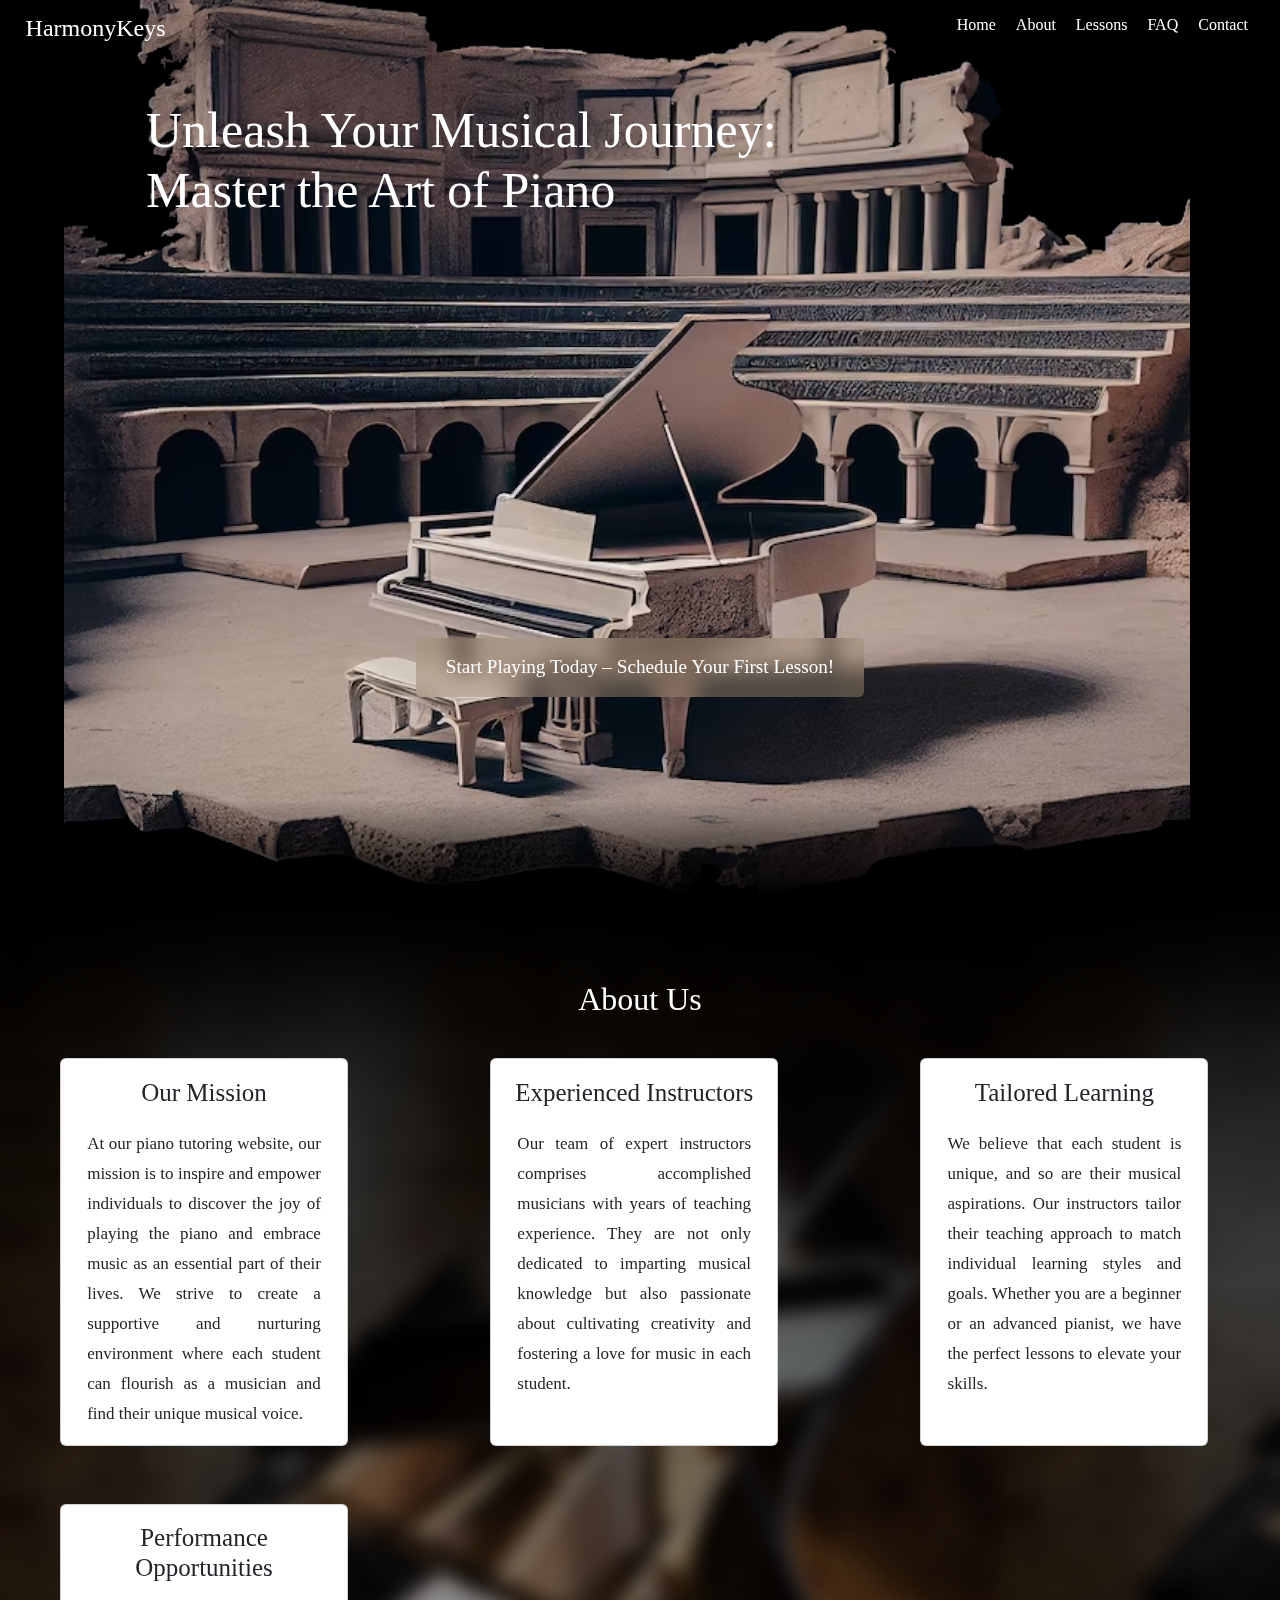
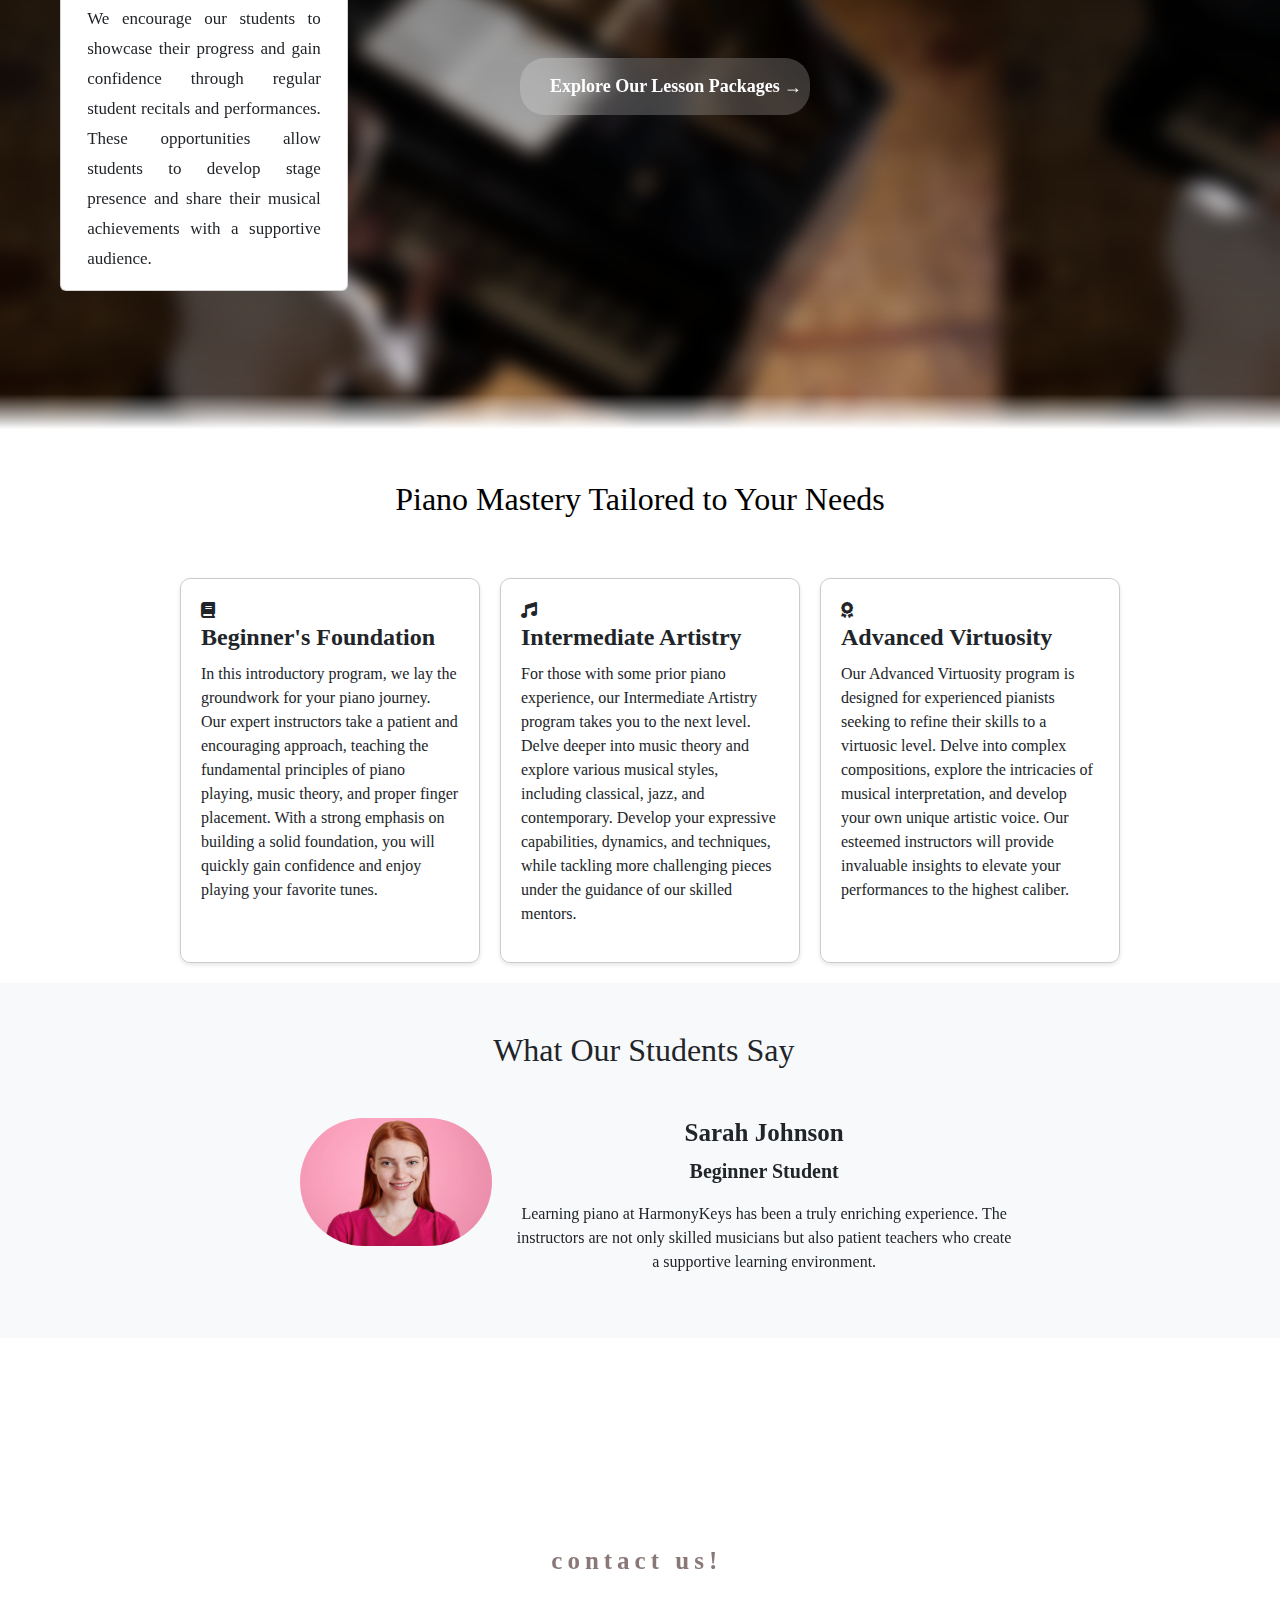
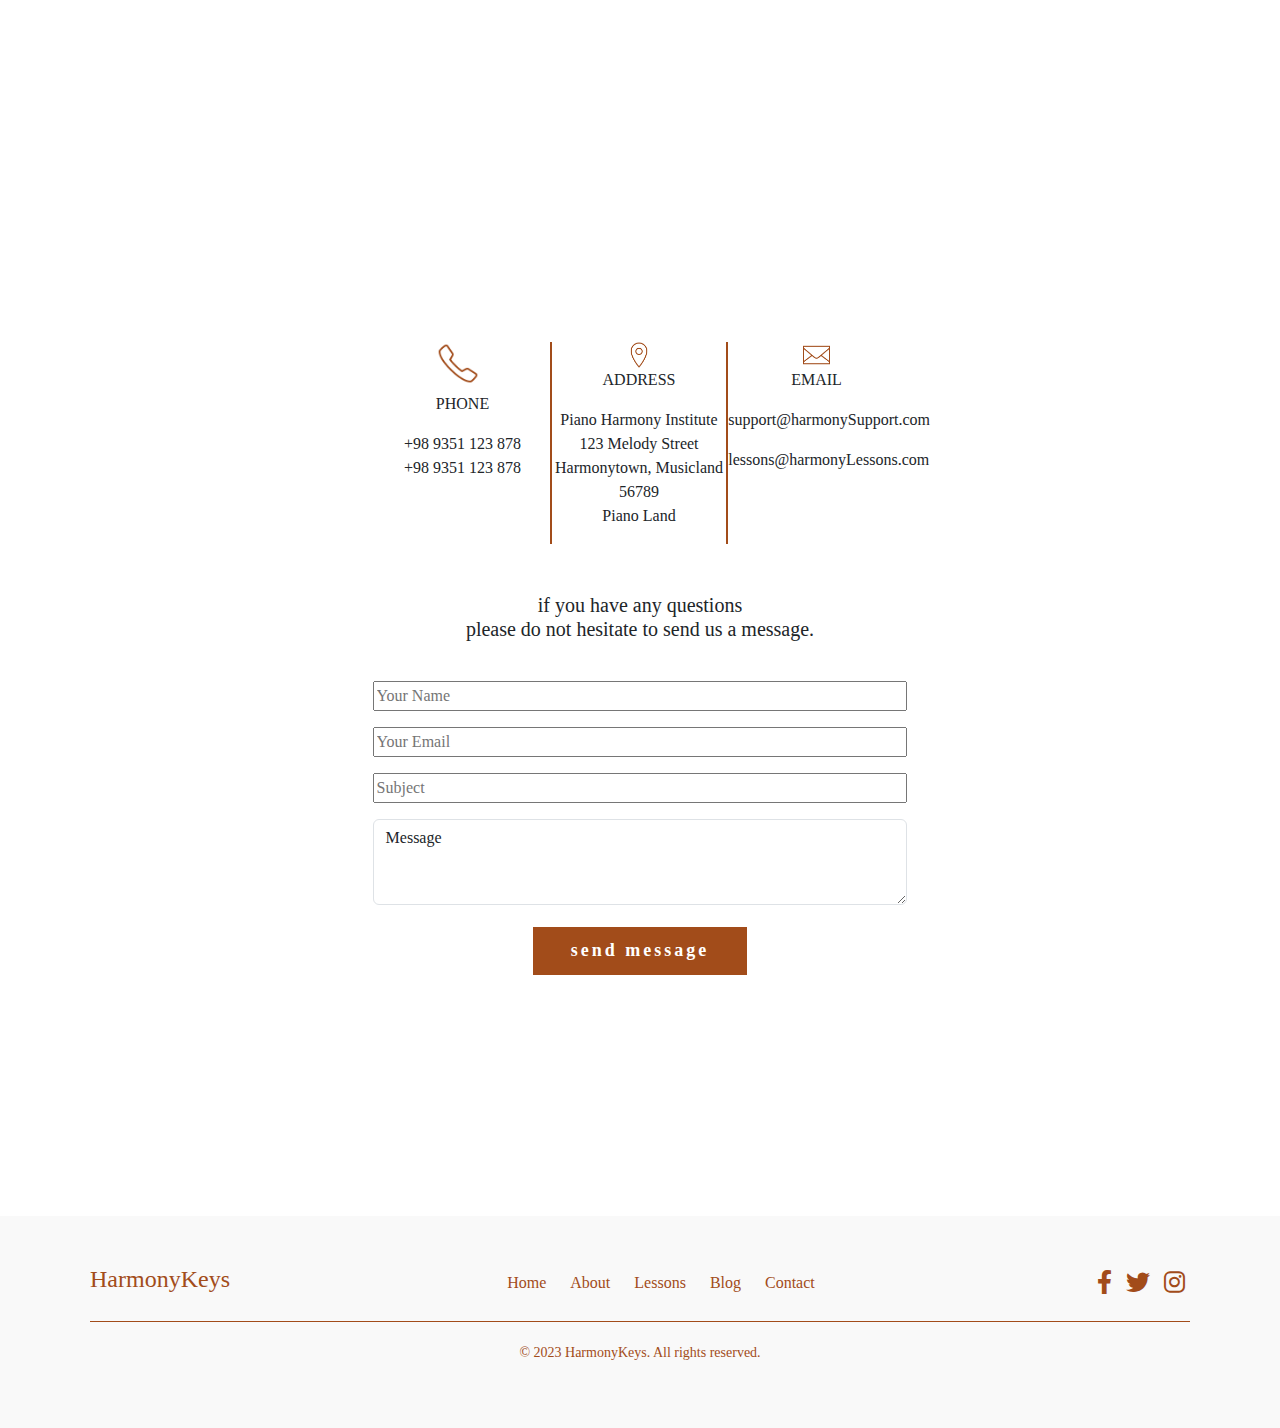
<file: index.html>
<!DOCTYPE html>
<html lang="en">
<head>
    <meta charset="UTF-8">
    <meta http-equiv="X-UA-Compatible" content="IE=edge">
    <meta name="viewport" content="width=device-width, initial-scale=1.0">
    <link rel="stylesheet" href="assets/css/bootstrap.rtl.min.css">
    <link rel="stylesheet" href="assets/css/style.css">
    <link rel="stylesheet" href="assets/css/all.min.css">

    <script src="assets/js/bootstrap.min.js"></script>
    <script src="assets/js/jquery-3.7.0.min.js"></script>
    <title>Harmony Keys | Piano Academy</title>
</head>
<body>
<header>
    <nav class="navbar" id="navbar">
        <div class="navbar-container nav-bar w-100">
          <h1 class="logo">HarmonyKeys</h1>
          <ul class="nav-links d-sm-flex d-none">
            <li><a href="index.html">Home</a></li>
            <li><a href="about.html">About</a></li>
            <li><a href="lessons.html">Lessons</a></li>
            <li><a href="FAQ.html">FAQ</a></li>
            <li><a href="contact.html">Contact</a></li>
          </ul>
          <i class="fas fa-bars small-menu d-block d-sm-none" id="s-menu"></i>
          <div class="small-menu-nav d-none" id="small-menu-nav">
            <i class="fa fa-close" style="font-size:24px" id="fa-close"></i>
            <ul class="s-nav-links">
              <li><a href="index.html">Home</a></li>
              <li><a href="about.html">About</a></li>
              <li><a href="lessons.html">Lessons</a></li>
              <li><a href="FAQ.html">FAQ</a></li>
              <li><a href="contact.html">Contact</a></li>
            </ul>
          </div>
        </div>
      </nav>

    <!-- HERO SECTION -->
    <section class="parallax-hero">
        <img src="images/layer1.png" alt="">
        <img src="images/layer2.png" alt="">
        <h1 class="hero-title" id="hero_title">Unleash Your Musical Journey:
            <br> Master the Art of Piano</h1>
        <img src="images/layer3.png" alt="">
        <img src="images/layer4.png" alt="">
        <a href="#contact" class="cta-button">Start Playing Today – Schedule Your First Lesson!</a>

    </section>
</header>

<main>

    <section class="about-section" id="about">
        <div class="background-gradient"></div>
        <div>
          <div class="about-introduction">
            <h2 class="section-title">About Us</h2>
        <div class="subsection">
          <div class="card" style="width: 18rem;">
            <div class="card-body">
              <h5 class="card-title">Our Mission</h5>
              <p class="card-text">
                At our piano tutoring website, our mission is to inspire and empower individuals to discover 
                the joy of playing the piano and embrace music as an essential part of their lives. We strive
                 to create a supportive and nurturing environment where each student can flourish as a 
                 musician and find their unique musical voice.
              </p>
            </div>
          </div>
          <div class="card" style="width: 18rem;">
            <div class="card-body">
              <h5 class="card-title"> Experienced Instructors</h5>
              <p class="card-text">
                Our team of expert instructors comprises accomplished musicians with years of teaching experience. They are not only dedicated to imparting musical knowledge but also passionate about cultivating creativity and fostering a love for music in each student.
              </p>
            </div>
          </div>
          <div class="card" style="width: 18rem;">
            <div class="card-body">
              <h5 class="card-title">Tailored Learning</h5>
              <p class="card-text">
                We believe that each student is unique, and so are their musical aspirations. Our instructors tailor their teaching approach to match individual learning styles and goals. Whether you are a beginner or an advanced pianist, we have the perfect lessons to elevate your skills.
              </p>
            </div>
          </div>
          <div class="card" style="width: 18rem;">
            <div class="card-body">
              <h5 class="card-title">Performance Opportunities</h5>
              <p class="card-text">
                We encourage our students to showcase their progress and gain confidence through regular student recitals and performances. These opportunities allow students to develop stage presence and share their musical achievements with a supportive audience.
              </p>
            </div>
          </div> 
        </div>
        <div class="cta-container">
          <a href="#" class="cta-btn">
            Explore Our Lesson Packages
            <span class="arrow-icon">&#8594;</span>
          </a>
        </div>
          </div>
        </div>
        <div class="gradient-overlay"></div>
      </section>

     <section class="ServicesSection">
      <h2 class="service-title">Piano Mastery Tailored to Your Needs</h2>
      <div>
      <div class="feature-block">
        <i class="fas fa-book"></i>
        <h2>Beginner's Foundation</h2>
        <p>In this introductory program, we lay the groundwork for your piano journey. Our expert instructors take a patient and encouraging approach, teaching the fundamental principles of piano playing, music theory, and proper finger placement. With a strong emphasis on building a solid foundation, you will quickly gain confidence and enjoy playing your favorite tunes.</p>
      </div>
  
      <div class="feature-block">
        <i class="fas fa-music"></i>
        <h2>Intermediate Artistry</h2>
        <p>For those with some prior piano experience, our Intermediate Artistry program takes you to the next level. Delve deeper into music theory and explore various musical styles, including classical, jazz, and contemporary. Develop your expressive capabilities, dynamics, and techniques, while tackling more challenging pieces under the guidance of our skilled mentors.</p>
      </div>
  
      <div class="feature-block">
        <i class="fas fa-award"></i>
        <h2>Advanced Virtuosity</h2>
        <p>Our Advanced Virtuosity program is designed for experienced pianists seeking to refine their skills to a virtuosic level. Delve into complex compositions, explore the intricacies of musical interpretation, and develop your own unique artistic voice. Our esteemed instructors will provide invaluable insights to elevate your performances to the highest caliber.</p>
      </div>        
      </div>
     </section>

     <section id="testimonials" class="py-5 bg-light">
      <div class="container">
        <div class="row">
          <div class="col-lg-8 offset-lg-2">
            <h2 class="text-center mb-5">What Our Students Say</h2>
            <div id="testimonialCarousel" class="carousel slide" data-bs-ride="carousel">
              <!-- Testimonial slides -->
              <div class="carousel-inner">
                <div class="carousel-item active">
                  <div class="testimonial-item">
                    <div class="user-div">
                    <img class="user-img" src="images/users/ginger-female-with-pleasant-smile-has-freckled-skin-being-glad-be-photographed-dress-pink-sweater_176532-9535.jpg" alt="">
                    </div>
                    <div class="testi-stu-div">
                      <div class="test-student">
                        <h5 class="testimonial-author">Sarah Johnson</h5>
                        <p class="testimonial-designation">Beginner Student</p>                        
                      </div>
                      <p class="testimonial-text">Learning piano at HarmonyKeys has been a truly enriching experience. The instructors are not only skilled musicians but also patient teachers who create a supportive learning environment.</p>                        
                    </div>                    
                  </div>
                </div>
                
                <div class="carousel-item">
                  <div class="testimonial-item">
                    <div class="user-div">
                    <img class="user-img" src="images/users/portrait-handsome-man-living-room_329181-3215.jpg" alt="">
                    </div>
                    <div class="testi-stu-div">
                          <div class="test-student">
                            <h5 class="testimonial-author">Michael Brown</h5>
                            <p class="testimonial-designation">Advanced Student</p>  
                          </div>
                          <p class="testimonial-text">I've been taking advanced piano lessons with HarmonyKeys for over a year now, and it's been incredible to witness my progress. Their personalized approach has helped me refine my technique and musicality.</p>                               
                    </div>
                  </div>
                </div>
              </div>
            </div>
          </div>
        </div>
      </div>
    </section>

    <section class="parallax">
      <div class="parallax-container">
        <div class="parallax-content">
          <p>
          contact us!  
          </p>
        </div>
      </div>
    </section>

    <section class="contact-info">
      <div class="in-touch">
        <div class="phone-f ">
          <div>
            <img src="images/icons/icons8-phone-50.png" alt="" class="touch-style">
            <p>
              PHONE
            </p>
          </div>
          <div>
            <span> +98 9351 123 878</span>
          </div>
          <div>
            <span> +98 9351 123 878</span>
          </div>
        </div>

        <div class="address-f">
        <div>
          <img src="images/icons/icons8-location-50.png" alt="" class="touch-style2">
        <p>
        ADDRESS    
          </p>
        </div>
        <div>
          <p>
            Piano Harmony Institute <br>
            123 Melody Street <br>
            Harmonytown, Musicland 56789 <br>
            Piano Land
          </p>
        </div>
        </div>

        <div class="email-f">
          <div>
            <img src="images/icons/icons8-letter-50.png" alt="" class="touch-style2">
             <p>
            EMAIL  
            </p>
            
          </div>
          <div>
            <p>support@harmonySupport.com</p>
            <p>lessons@harmonyLessons.com</p>
          </div>
        </div>

      </div>
      <div class="form-contact">
        <h5>
          if you have any questions <br>
          please do not hesitate to send us a message.
        </h5>
        <form action="#" class="forms">
          <input type="text" name="name" id="name" placeholder="Your Name">
          <br><input type="email" name="email" id="email" placeholder="Your Email">
          <br><input type="text" name="subject" id="subject" placeholder="Subject">
          <textarea class="form-control" id="exampleFormControlTextarea1" rows="3">Message</textarea>
          <button class="submit-btn">send message</button>
        </form>
      </div>
      <div class="social-networks">

      </div>
    </section>
      
</main>

<footer>
  <div class="container container-ed">
    <div class="footer-content">
      <div class="footer-logo">
        <h2>HarmonyKeys</h2>
      </div>
      <div class="footer-shortcuts">
        <ul>
          <li><a href="#home">Home</a></li>
          <li><a href="#about">About</a></li>
          <li><a href="#lessons">Lessons</a></li>
          <li><a href="#blog">Blog</a></li>
          <li><a href="#contact">Contact</a></li>
        </ul>
      </div>
      <div class="footer-social">
        <a href="#" class="social-icon"><i class="fab fa-facebook-f"></i></a>
        <a href="#" class="social-icon"><i class="fab fa-twitter"></i></a>
        <a href="#" class="social-icon"><i class="fab fa-instagram"></i></a>
      </div>
    </div>
    <div class="footer-line"></div>
    <p class="footer-credits">© 2023 HarmonyKeys. All rights reserved.</p>
  </div>
</footer>



    <script src="assets/js/jquery-3.7.0.min.js"></script>
    <script src="assets/js/app.js"></script>
</body>
</html>
</file>
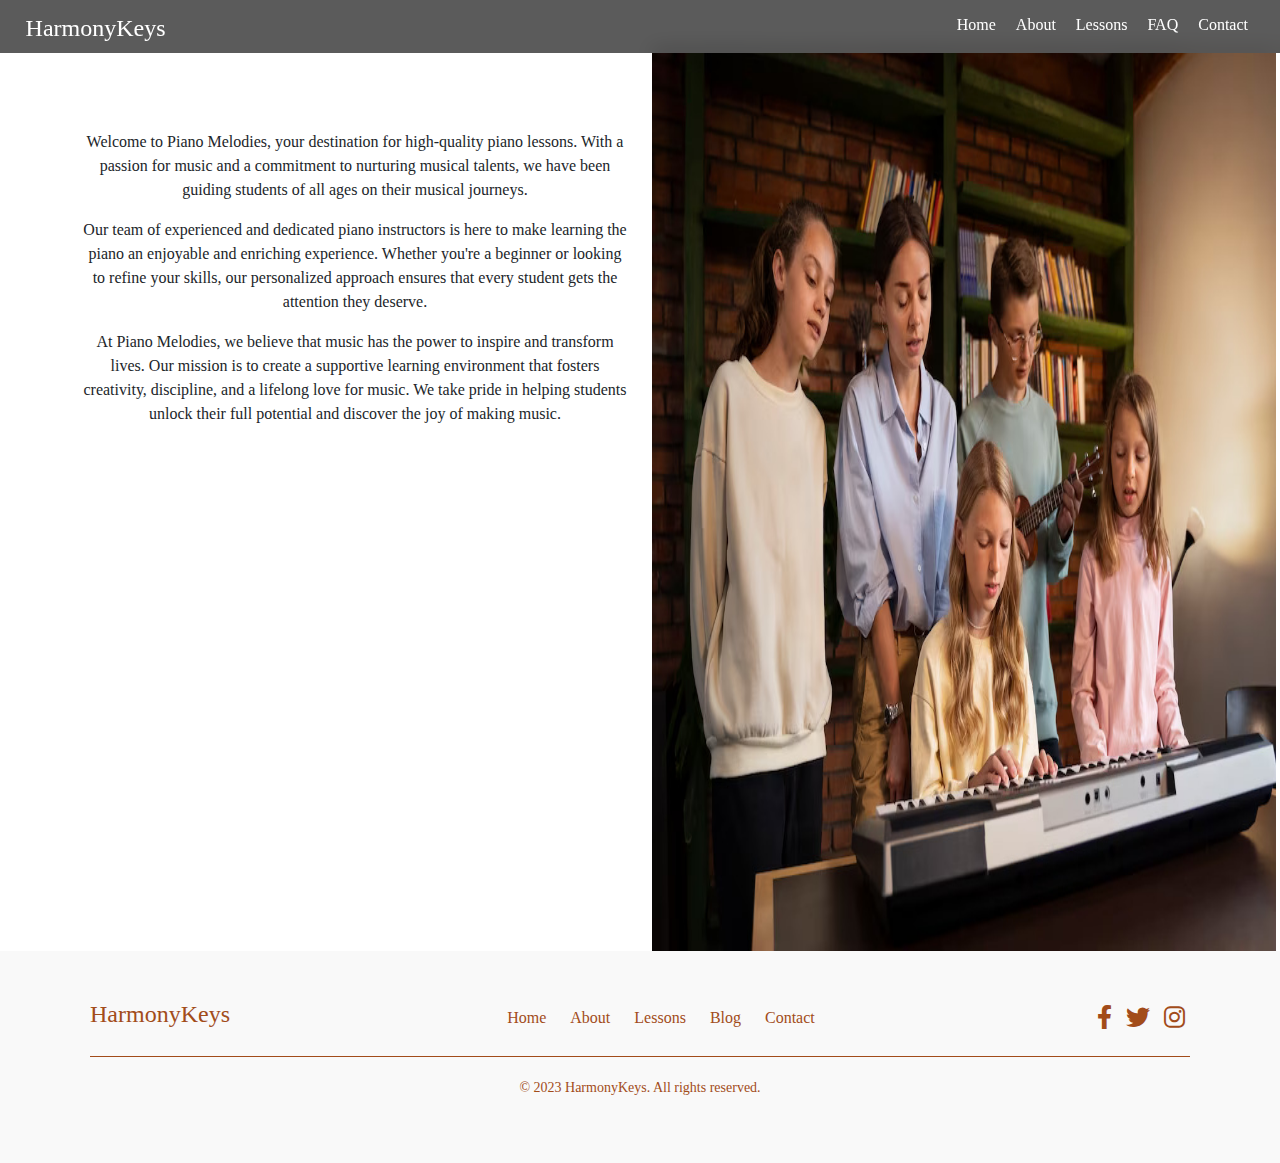
<file: about.html>
<!DOCTYPE html>
<html lang="en">
<head>
    <meta charset="UTF-8">
    <meta http-equiv="X-UA-Compatible" content="IE=edge">
    <meta name="viewport" content="width=device-width, initial-scale=1.0">
    <!-- bootstrap -->
    <link rel="stylesheet" href="assets/css/bootstrap.rtl.min.css">
    <!-- custom style -->
    <link rel="stylesheet" href="assets/css/style.css">
    <!-- custom style -->
    <link rel="stylesheet" href="assets/css/about.css">
    <!-- fontawesome -->
    <link rel="stylesheet" href="assets/css/all.min.css">

    <script src="assets/js/bootstrap.min.js"></script>
    <script src="assets/js/jquery-3.7.0.min.js"></script>
    <title>Harmony Keys | About Us</title>
</head>
<body>
<header>
  <nav class="navbar" id="navbar">
    <div class="navbar-container nav-bar w-100">
      <h1 class="logo">HarmonyKeys</h1>
      <ul class="nav-links d-sm-flex d-none">
        <li><a href="index.html">Home</a></li>
        <li><a href="about.html">About</a></li>
        <li><a href="lessons.html">Lessons</a></li>
        <li><a href="FAQ.html">FAQ</a></li>
        <li><a href="contact.html">Contact</a></li>
      </ul>
      <i class="fas fa-bars small-menu d-block d-sm-none" id="s-menu"></i>
      <div class="small-menu-nav d-none" id="small-menu-nav">
        <i class="fa fa-close" style="font-size:24px" id="fa-close"></i>
        <ul class="s-nav-links">
          <li><a href="index.html">Home</a></li>
          <li><a href="about.html">About</a></li>
          <li><a href="lessons.html">Lessons</a></li>
          <li><a href="FAQ.html">FAQ</a></li>
          <li><a href="contact.html">Contact</a></li>
        </ul>
      </div>
    </div>
  </nav>
</header>

<main>
    <section class="about-us-section">
        <div class="container">
          <div class="row">
            <div class="col-lg-6">
              <h2 class="section-title">About Us</h2>
              <p class="section-description">
                Welcome to Piano Melodies, your destination for high-quality piano lessons. With a passion for music and a commitment to nurturing musical talents, we have been guiding students of all ages on their musical journeys.
              </p>
              <p>
                Our team of experienced and dedicated piano instructors is here to make learning the piano an enjoyable and enriching experience. Whether you're a beginner or looking to refine your skills, our personalized approach ensures that every student gets the attention they deserve.
              </p>
              <p>
                At Piano Melodies, we believe that music has the power to inspire and transform lives. Our mission is to create a supportive learning environment that fosters creativity, discipline, and a lifelong love for music. We take pride in helping students unlock their full potential and discover the joy of making music.
              </p>
            </div>
            <div class="col-lg-6 img-div">
              <img src="images/about us.jpg" alt="About Us Image" class="about-us-image">
            </div>
          </div>
        </div>
      </section>
</main>

<footer>
  <div class="container container-ed">
    <div class="footer-content">
      <div class="footer-logo">
        <h2>HarmonyKeys</h2>
      </div>
      <div class="footer-shortcuts">
        <ul>
          <li><a href="#home">Home</a></li>
          <li><a href="#about">About</a></li>
          <li><a href="#lessons">Lessons</a></li>
          <li><a href="#blog">Blog</a></li>
          <li><a href="#contact">Contact</a></li>
        </ul>
      </div>
      <div class="footer-social">
        <a href="#" class="social-icon"><i class="fab fa-facebook-f"></i></a>
        <a href="#" class="social-icon"><i class="fab fa-twitter"></i></a>
        <a href="#" class="social-icon"><i class="fab fa-instagram"></i></a>
      </div>
    </div>
    <div class="footer-line"></div>
    <p class="footer-credits">© 2023 HarmonyKeys. All rights reserved.</p>
  </div>
</footer>



    <script src="assets/js/jquery-3.7.0.min.js"></script>
    <script src="assets/js/app.js"></script>
</body>
</html>
</file>
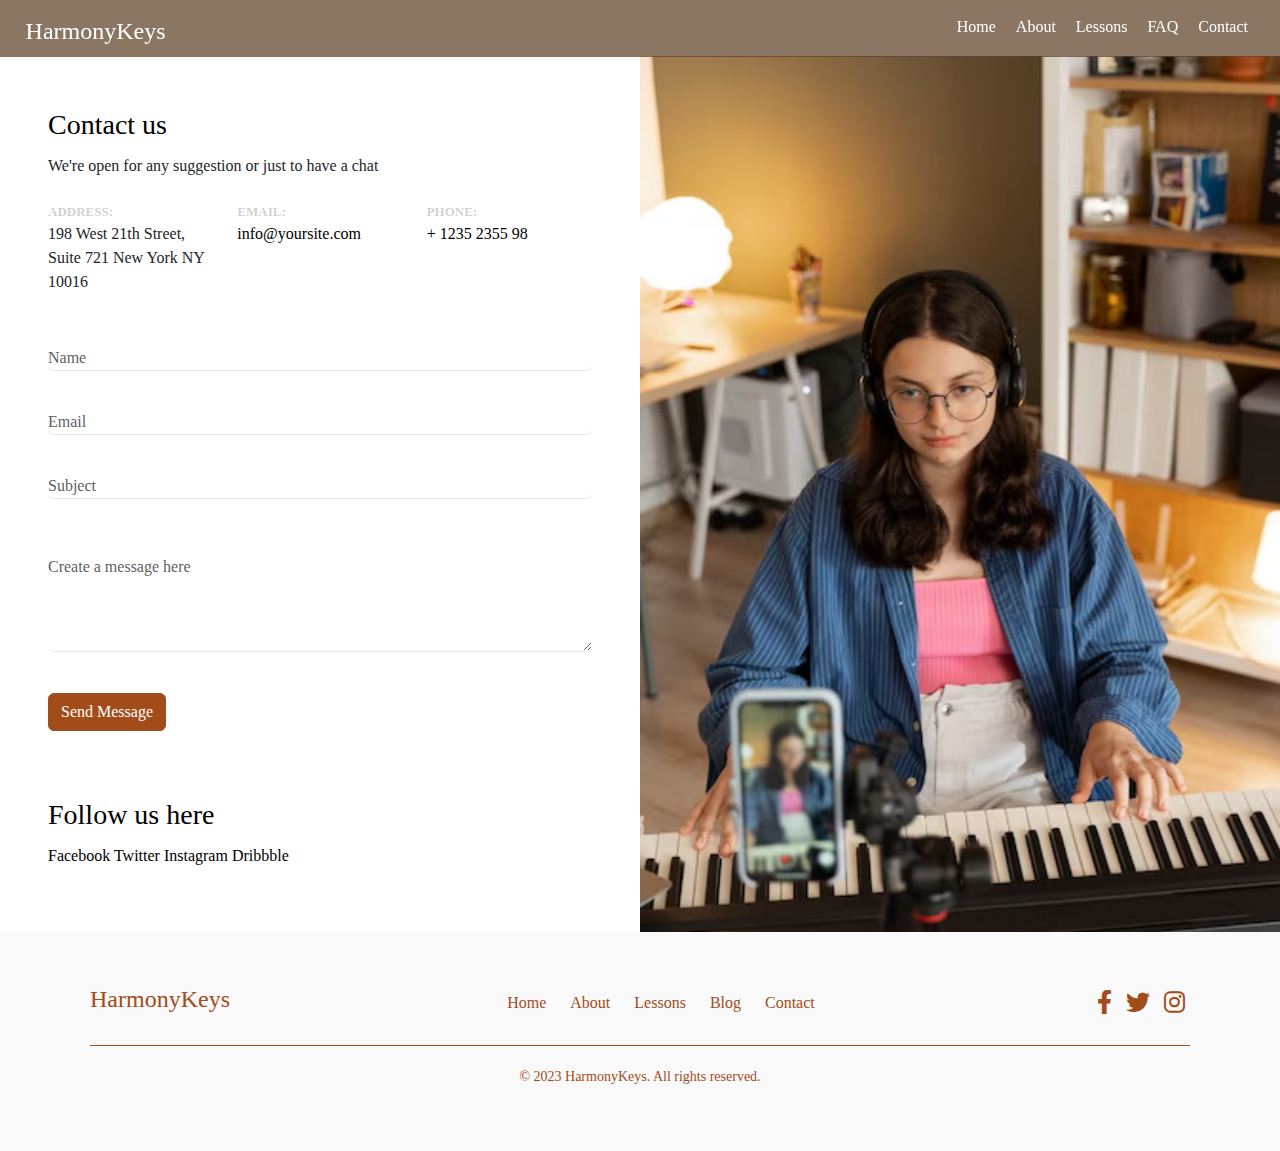
<file: contact.html>
<!DOCTYPE html>
<html lang="en">
<head>
    <meta charset="UTF-8">
    <meta http-equiv="X-UA-Compatible" content="IE=edge">
    <meta name="viewport" content="width=device-width, initial-scale=1.0">
    <!-- bootstrap -->
    <link rel="stylesheet" href="assets/css/bootstrap.rtl.min.css">
    <!-- custom style -->
    <link rel="stylesheet" href="assets/css/style.css">
    <!-- custom style -->
    <link rel="stylesheet" href="assets/css/contact.css">
    <!-- fontawesome -->
    <link rel="stylesheet" href="assets/css/all.min.css">

    <script src="assets/js/bootstrap.min.js"></script>
    <script src="assets/js/jquery-3.7.0.min.js"></script>
    <title>Harmony Keys | Piano Academy</title>
</head>
<body>
<header>
  <nav class="navbar" id="navbar">
    <div class="navbar-container nav-bar w-100">
      <h1 class="logo">HarmonyKeys</h1>
      <ul class="nav-links d-sm-flex d-none">
        <li><a href="index.html">Home</a></li>
        <li><a href="about.html">About</a></li>
        <li><a href="lessons.html">Lessons</a></li>
        <li><a href="FAQ.html">FAQ</a></li>
        <li><a href="contact.html">Contact</a></li>
      </ul>
      <i class="fas fa-bars small-menu d-block d-sm-none" id="s-menu"></i>
      <div class="small-menu-nav d-none" id="small-menu-nav">
        <i class="fa fa-close" style="font-size:24px" id="fa-close"></i>
        <ul class="s-nav-links">
          <li><a href="index.html">Home</a></li>
          <li><a href="about.html">About</a></li>
          <li><a href="lessons.html">Lessons</a></li>
          <li><a href="FAQ.html">FAQ</a></li>
          <li><a href="contact.html">Contact</a></li>
        </ul>
      </div>
    </div>
  </nav>
</header>
<main>
    <section class="contact-sec w-100 d-flex">
        <div class="contact-wrap w-50 p-md-5 p-4">
            <h3>Contact us</h3>
            <p class="mb-4">We're open for any suggestion or just to have a chat</p>
            <div id="form-message-warning" class="mb-4"></div>
            <div id="form-message-success" class="mb-4">
            Your message was sent, thank you!
            </div>
            <div class="row mb-4">
            <div class="col-md-4">
            <div class="dbox w-100 d-flex align-items-start">
            <div class="text">
            <p>
                <span>Address:</span> 198 West 21th Street, Suite 721 New York NY 10016</p>
            </div>
            </div>
            </div>
            <div class="col-md-4">
            <div class="dbox w-100 d-flex align-items-start">
            <div class="text">
            <p><span>Email:</span> 
                <a href="#">info@yoursite.com</a></p>
            </div>
            </div>
            </div>
            <div class="col-md-4">
            <div class="dbox w-100 d-flex align-items-start">
            <div class="text">
            <p><span>Phone:</span> 
                <a href="tel://1234567920">+ 1235 2355 98</a></p>
            </div>
            </div>
            </div>
            </div>
            <form method="POST" id="contactForm" name="contactForm" class="contactForm" novalidate="novalidate">
            <div class="row">
            <div class="col-md-12">
            <div class="form-group">
            <input type="text" class="form-control" name="name" id="name" placeholder="Name">
            </div>
            </div>
            <div class="col-md-12">
            <div class="form-group">
            <input type="email" class="form-control" name="email" id="email" placeholder="Email">
            </div>
            </div>
            <div class="col-md-12">
            <div class="form-group">
            <input type="text" class="form-control" name="subject" id="subject" placeholder="Subject">
            </div>
            </div>
            <div class="col-md-12">
            <div class="form-group">
            <textarea name="message" class="form-control" id="message" cols="30" rows="4" placeholder="Create a message here"></textarea>
            </div>
            </div>
            <div class="col-md-12 submitting-btn">
            <div class="form-group">
            <input type="submit" value="Send Message" class="btn btn-primary">
            <div class="submitting"></div>
            </div>
            </div>
            </div>
            </form>
            <div class="w-100 social-media mt-5">
            <h3>Follow us here</h3>
            <p>
            <a href="#">Facebook</a>
            <a href="#">Twitter</a>
            <a href="#">Instagram</a>
            <a href="#">Dribbble</a>
            </p>
            </div>
        </div>

        <div class="w-50 contact-img">
        </div>
    </section>
</main>
<footer>
    <div class="container container-ed">
      <div class="footer-content">
        <div class="footer-logo">
          <h2>HarmonyKeys</h2>
        </div>
        <div class="footer-shortcuts">
          <ul>
            <li><a href="#home">Home</a></li>
            <li><a href="#about">About</a></li>
            <li><a href="#lessons">Lessons</a></li>
            <li><a href="#blog">Blog</a></li>
            <li><a href="#contact">Contact</a></li>
          </ul>
        </div>
        <div class="footer-social">
          <a href="#" class="social-icon"><i class="fab fa-facebook-f"></i></a>
          <a href="#" class="social-icon"><i class="fab fa-twitter"></i></a>
          <a href="#" class="social-icon"><i class="fab fa-instagram"></i></a>
        </div>
      </div>
      <div class="footer-line"></div>
      <p class="footer-credits">© 2023 HarmonyKeys. All rights reserved.</p>
    </div>
</footer>
      
<!-- scripts -->
    <script src="assets/js/jquery-3.7.0.min.js"></script>
    <script src="assets/js/app.js"></script>
</body>
</html>
</file>
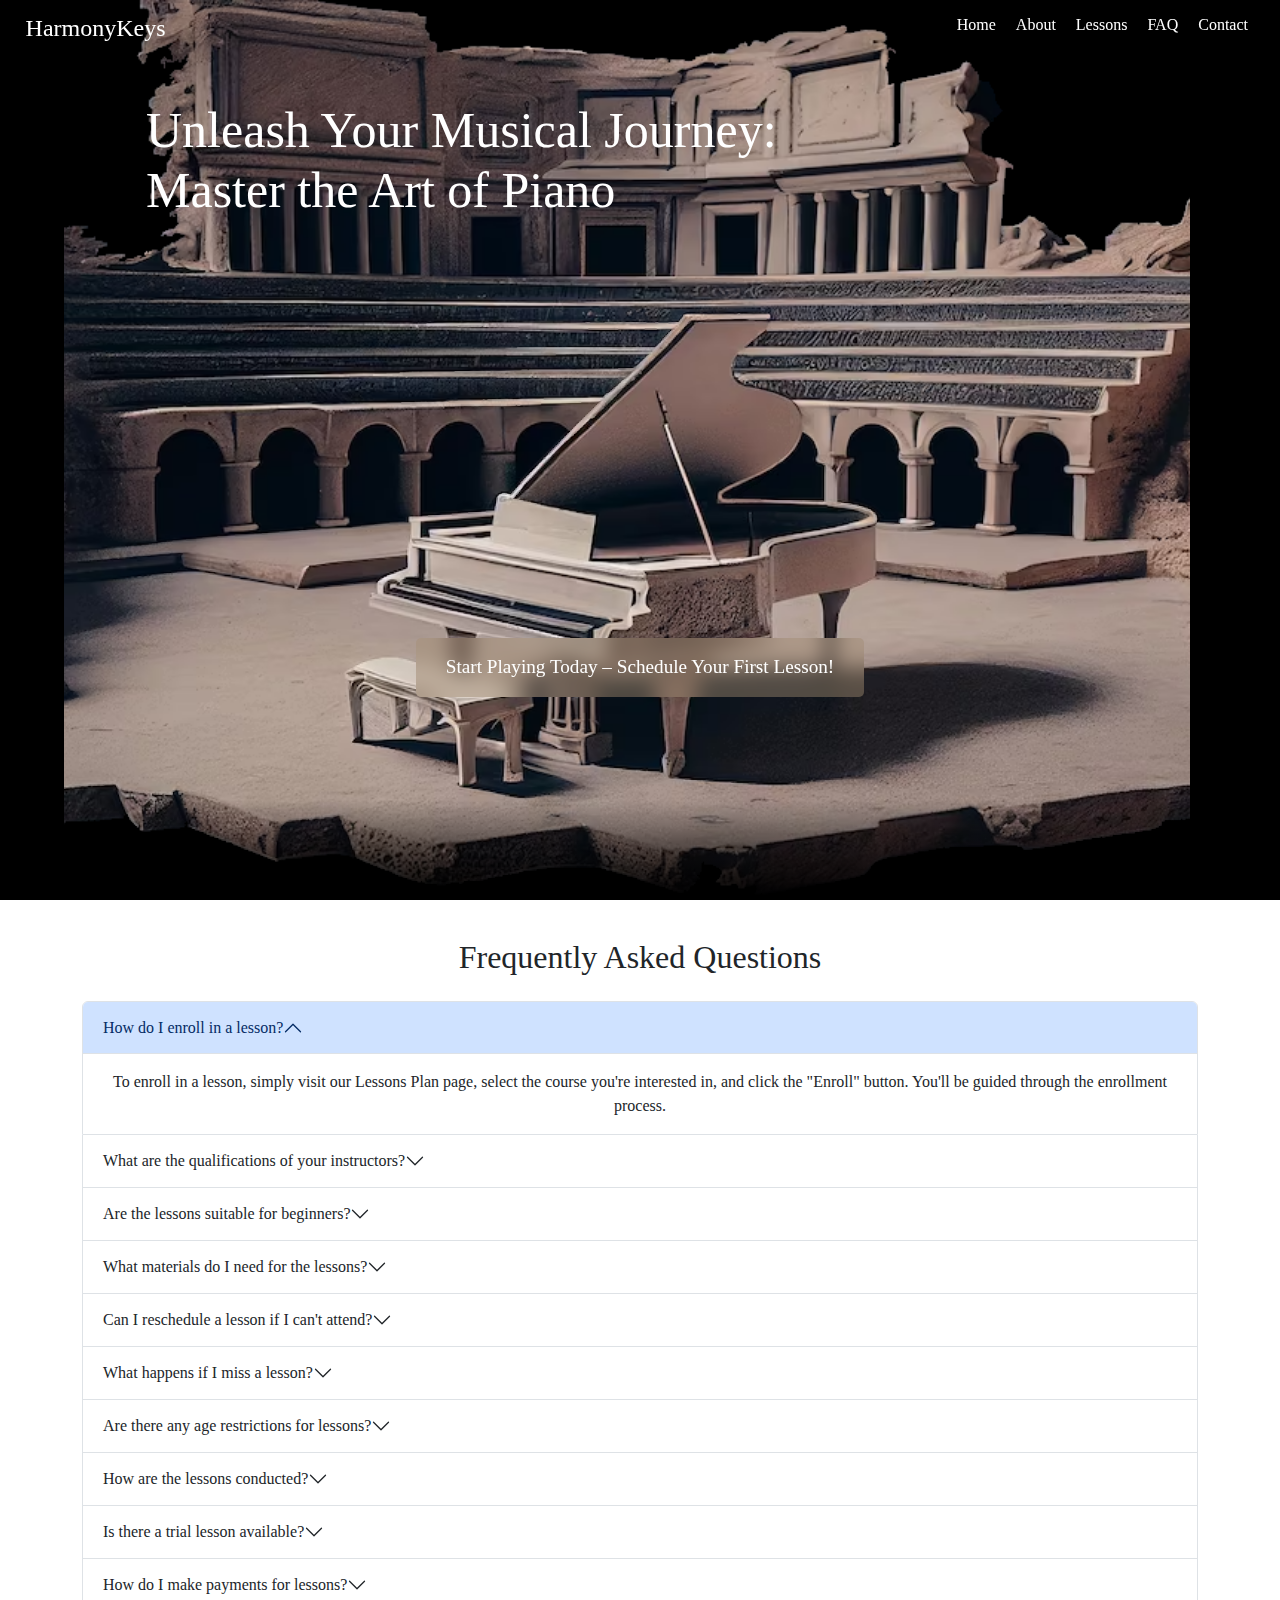
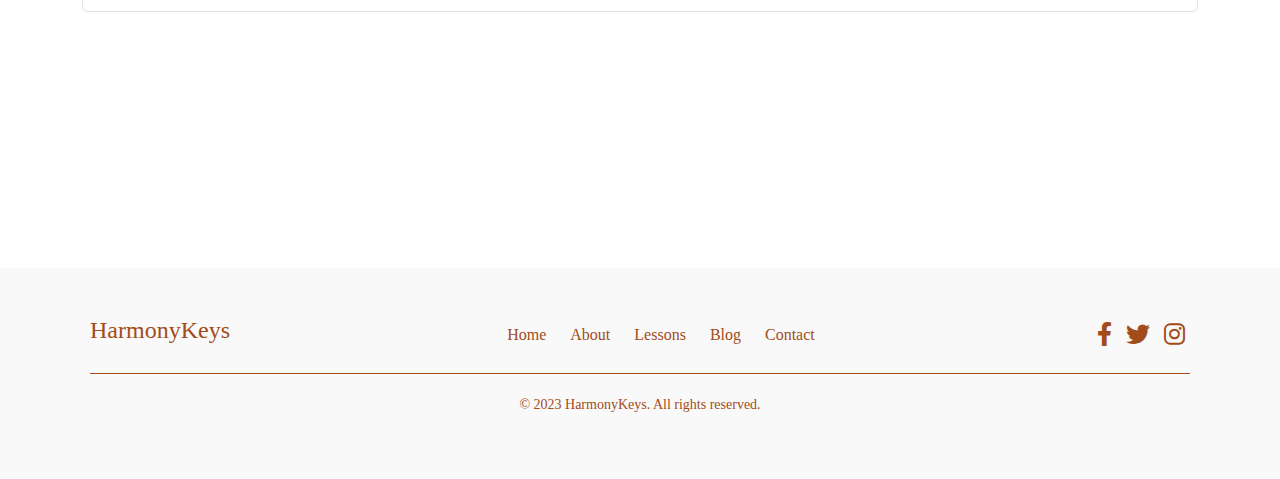
<file: FAQ.html>
<!DOCTYPE html>
<html lang="en">
<head>
    <meta charset="UTF-8">
    <meta http-equiv="X-UA-Compatible" content="IE=edge">
    <meta name="viewport" content="width=device-width, initial-scale=1.0">
    <!-- bootstrap -->
    <link rel="stylesheet" href="assets/css/bootstrap.rtl.min.css">
    <!-- custom style -->
    <link rel="stylesheet" href="assets/css/style.css">
    <!-- custom style -->
    <link rel="stylesheet" href="assets/css/lessons.css">
    <!-- fontawesome -->
    <link rel="stylesheet" href="assets/css/all.min.css">

    <script src="assets/js/bootstrap.min.js"></script>
    <script src="assets/js/jquery-3.7.0.min.js"></script>
    <title>Harmony Keys | FAQ</title>
</head>
<body>
<header>
        <nav class="navbar" id="navbar">
            <div class="navbar-container nav-bar w-100">
              <h1 class="logo">HarmonyKeys</h1>
              <ul class="nav-links d-sm-flex d-none">
                <li><a href="index.html">Home</a></li>
                <li><a href="about.html">About</a></li>
                <li><a href="lessons.html">Lessons</a></li>
                <li><a href="FAQ.html">FAQ</a></li>
                <li><a href="contact.html">Contact</a></li>
              </ul>
              <i class="fas fa-bars small-menu d-block d-sm-none" id="s-menu"></i>
            </div>
          </nav>
    
        <!-- HERO SECTION -->
        <section class="parallax-hero">
            <img src="images/layer1.png" alt="">
            <img src="images/layer2.png" alt="">
            <h1 class="hero-title" id="hero_title">Unleash Your Musical Journey:
                <br> Master the Art of Piano</h1>
            <img src="images/layer3.png" alt="">
            <img src="images/layer4.png" alt="">
            <a href="#contact" class="cta-button">Start Playing Today – Schedule Your First Lesson!</a>
    
        </section>
</header>
<main>
    <section class="faq-section" style="margin-top: 3%;">
        <div class="container">
          <h2 class="text-center mb-4">Frequently Asked Questions</h2>
          <div class="accordion" id="faqAccordion">
            <!-- Question 1 -->
            <div class="accordion-item">
              <h2 class="accordion-header" id="headingOne">
                <button class="accordion-button" type="button" data-bs-toggle="collapse" data-bs-target="#collapseOne" aria-expanded="true" aria-controls="collapseOne">
                  How do I enroll in a lesson?
                </button>
              </h2>
              <div id="collapseOne" class="accordion-collapse collapse show" aria-labelledby="headingOne" data-bs-parent="#faqAccordion">
                <div class="accordion-body">
                  To enroll in a lesson, simply visit our Lessons Plan page, select the course you're interested in, and click the "Enroll" button. You'll be guided through the enrollment process.
                </div>
              </div>
            </div>
            <!-- Question 2 -->
            <div class="accordion-item">
    <h2 class="accordion-header" id="headingTwo">
      <button class="accordion-button collapsed" type="button" data-bs-toggle="collapse" data-bs-target="#collapseTwo" aria-expanded="false" aria-controls="collapseTwo">
        What are the qualifications of your instructors?
      </button>
    </h2>
    <div id="collapseTwo" class="accordion-collapse collapse" aria-labelledby="headingTwo" data-bs-parent="#faqAccordion">
      <div class="accordion-body">
        Our instructors are highly qualified with degrees in music and extensive teaching experience. They are skilled pianists dedicated to helping you succeed in your musical journey.
      </div>
    </div>
              </div>

            <!-- Question 3 -->
            <div class="accordion-item">
    <h2 class="accordion-header" id="headingThree">
      <button class="accordion-button collapsed" type="button" data-bs-toggle="collapse" data-bs-target="#collapseThree" aria-expanded="false" aria-controls="collapseThree">
        Are the lessons suitable for beginners?
      </button>
    </h2>
    <div id="collapseThree" class="accordion-collapse collapse" aria-labelledby="headingThree" data-bs-parent="#faqAccordion">
      <div class="accordion-body">
        Yes, we offer lessons for all skill levels, including beginners. Our instructors tailor the lessons to your current abilities, ensuring a positive and enriching experience.
      </div>
    </div>
            </div>
            
            <!-- Question 4 -->
            <div class="accordion-item">
    <h2 class="accordion-header" id="headingFour">
      <button class="accordion-button collapsed" type="button" data-bs-toggle="collapse" data-bs-target="#collapseFour" aria-expanded="false" aria-controls="collapseFour">
        What materials do I need for the lessons?
      </button>
    </h2>
    <div id="collapseFour" class="accordion-collapse collapse" aria-labelledby="headingFour" data-bs-parent="#faqAccordion">
      <div class="accordion-body">
        The required materials vary by course. Typically, you'll need a piano or keyboard for practice and any recommended course materials that the instructor will provide.
      </div>
    </div>
            </div>
            
            <!-- Question 5 -->
            <div class="accordion-item">
    <h2 class="accordion-header" id="headingFive">
      <button class="accordion-button collapsed" type="button" data-bs-toggle="collapse" data-bs-target="#collapseFive" aria-expanded="false" aria-controls="collapseFive">
        Can I reschedule a lesson if I can't attend?
      </button>
    </h2>
    <div id="collapseFive" class="accordion-collapse collapse" aria-labelledby="headingFive" data-bs-parent="#faqAccordion">
      <div class="accordion-body">
        Yes, we understand that life can be unpredictable. If you need to reschedule a lesson, please contact your instructor in advance to arrange an alternative time.
      </div>
    </div>
            </div>
            
            <!-- Question 6 -->
            <div class="accordion-item">
    <h2 class="accordion-header" id="headingSix">
      <button class="accordion-button collapsed" type="button" data-bs-toggle="collapse" data-bs-target="#collapseSix" aria-expanded="false" aria-controls="collapseSix">
        What happens if I miss a lesson?
      </button>
    </h2>
    <div id="collapseSix" class="accordion-collapse collapse" aria-labelledby="headingSix" data-bs-parent="#faqAccordion">
      <div class="accordion-body">
        If you miss a lesson, you can discuss it with your instructor to see if a makeup session can be arranged. However, makeup sessions are subject to instructor availability.
      </div>
    </div>
            </div>
            
            <!-- Question 7 -->
            <div class="accordion-item">
    <h2 class="accordion-header" id="headingSeven">
      <button class="accordion-button collapsed" type="button" data-bs-toggle="collapse" data-bs-target="#collapseSeven" aria-expanded="false" aria-controls="collapseSeven">
        Are there any age restrictions for lessons?
      </button>
    </h2>
    <div id="collapseSeven" class="accordion-collapse collapse" aria-labelledby="headingSeven" data-bs-parent="#faqAccordion">
      <div class="accordion-body">
        No, we welcome students of all ages to join our lessons. Whether you're a child, teenager, adult, or senior, our lessons are designed to accommodate your learning style.
      </div>
    </div>
            </div>
            
            <!-- Question 8 -->
            <div class="accordion-item">
    <h2 class="accordion-header" id="headingEight">
      <button class="accordion-button collapsed" type="button" data-bs-toggle="collapse" data-bs-target="#collapseEight" aria-expanded="false" aria-controls="collapseEight">
        How are the lessons conducted?
      </button>
    </h2>
    <div id="collapseEight" class="accordion-collapse collapse" aria-labelledby="headingEight" data-bs-parent="#faqAccordion">
      <div class="accordion-body">
        Our lessons can be conducted in person at our studio or online through video conferencing. Online lessons offer flexibility and convenience for busy schedules.
      </div>
    </div>
            </div>
            
            <!-- Question 9 -->
            <div class="accordion-item">
    <h2 class="accordion-header" id="headingNine">
      <button class="accordion-button collapsed" type="button" data-bs-toggle="collapse" data-bs-target="#collapseNine" aria-expanded="false" aria-controls="collapseNine">
        Is there a trial lesson available?
      </button>
    </h2>
    <div id="collapseNine" class="accordion-collapse collapse" aria-labelledby="headingNine" data-bs-parent="#faqAccordion">
      <div class="accordion-body">
        Yes, we offer trial lessons for a discounted rate. It's a great way for you to experience our teaching style and determine if our lessons are the right fit for you.
      </div>
    </div>
            </div>
            
            <!-- Question 10 -->
            <div class="accordion-item">
    <h2 class="accordion-header" id="headingTen">
      <button class="accordion-button collapsed" type="button" data-bs-toggle="collapse" data-bs-target="#collapseTen" aria-expanded="false" aria-controls="collapseTen">
        How do I make payments for lessons?
      </button>
    </h2>
    <div id="collapseTen" class="accordion-collapse collapse" aria-labelledby="headingTen" data-bs-parent="#faqAccordion">
      <div class="accordion-body">
        Payments can be made online through our secure payment portal. We accept various payment methods, including credit cards and online transfers.
      </div>
    </div>
            </div>            
         </div>
        </div>
    </section>
</main>
<footer>
  <div class="container container-ed">
    <div class="footer-content">
      <div class="footer-logo">
        <h2>HarmonyKeys</h2>
      </div>
      <div class="footer-shortcuts">
        <ul>
          <li><a href="#home">Home</a></li>
          <li><a href="#about">About</a></li>
          <li><a href="#lessons">Lessons</a></li>
          <li><a href="#blog">Blog</a></li>
          <li><a href="#contact">Contact</a></li>
        </ul>
      </div>
      <div class="footer-social">
        <a href="#" class="social-icon"><i class="fab fa-facebook-f"></i></a>
        <a href="#" class="social-icon"><i class="fab fa-twitter"></i></a>
        <a href="#" class="social-icon"><i class="fab fa-instagram"></i></a>
      </div>
    </div>
    <div class="footer-line"></div>
    <p class="footer-credits">© 2023 HarmonyKeys. All rights reserved.</p>
  </div>
</footer>
<!-- scripts -->
    <script src="assets/js/jquery-3.7.0.min.js"></script>
    <script src="assets/js/app.js"></script>
</body>
</html>
</file>
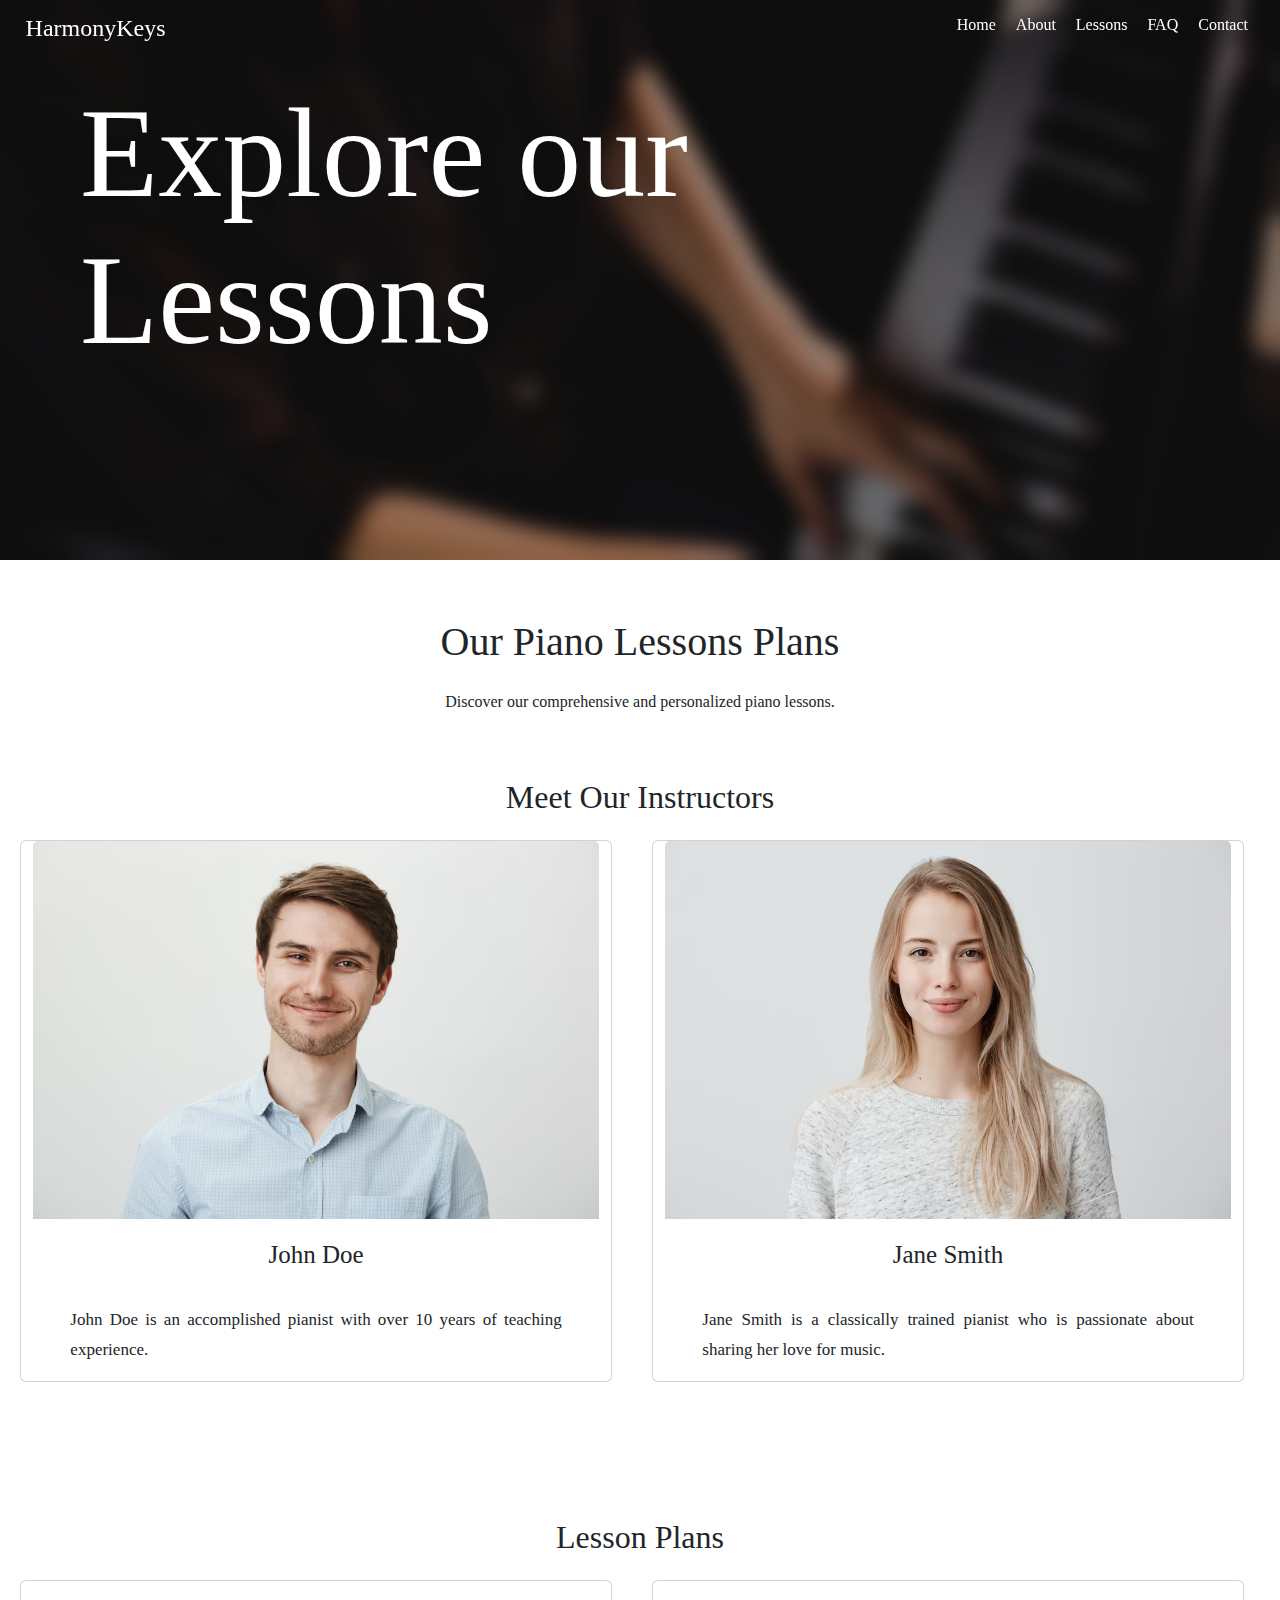
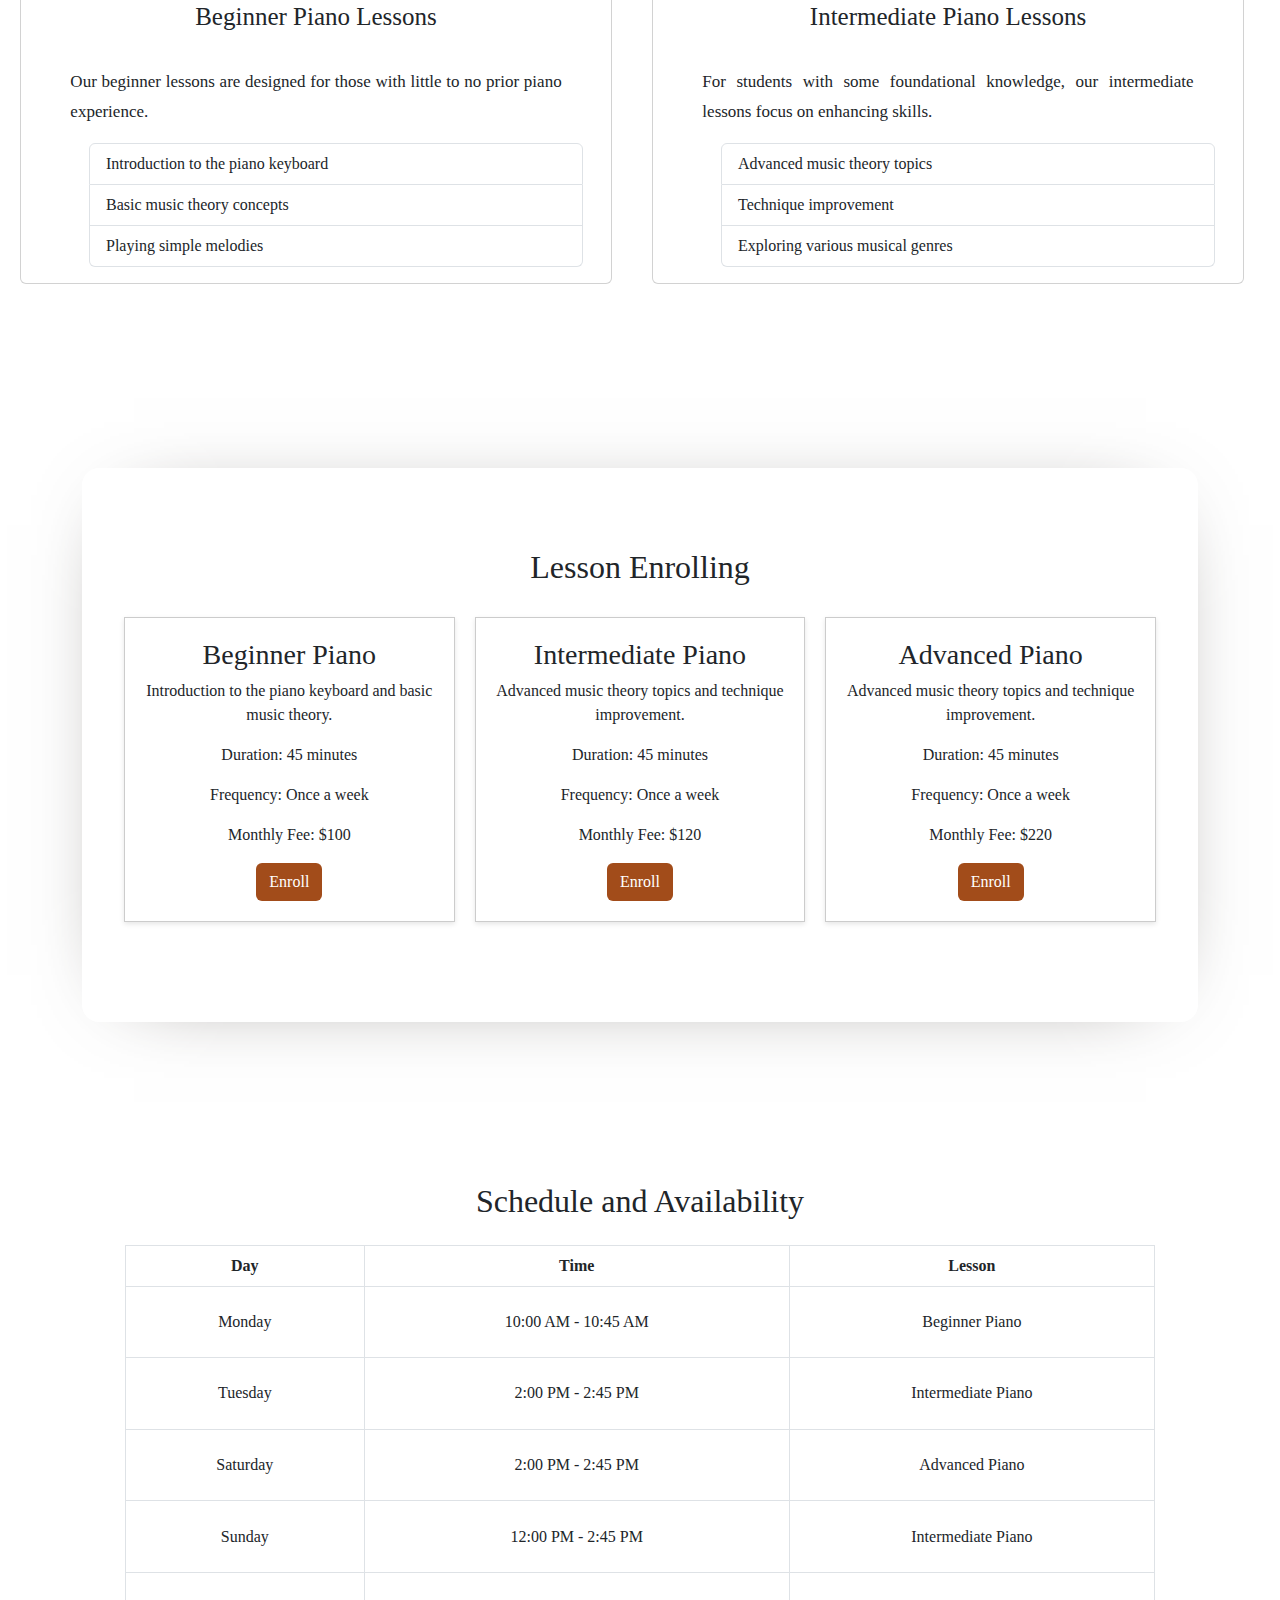
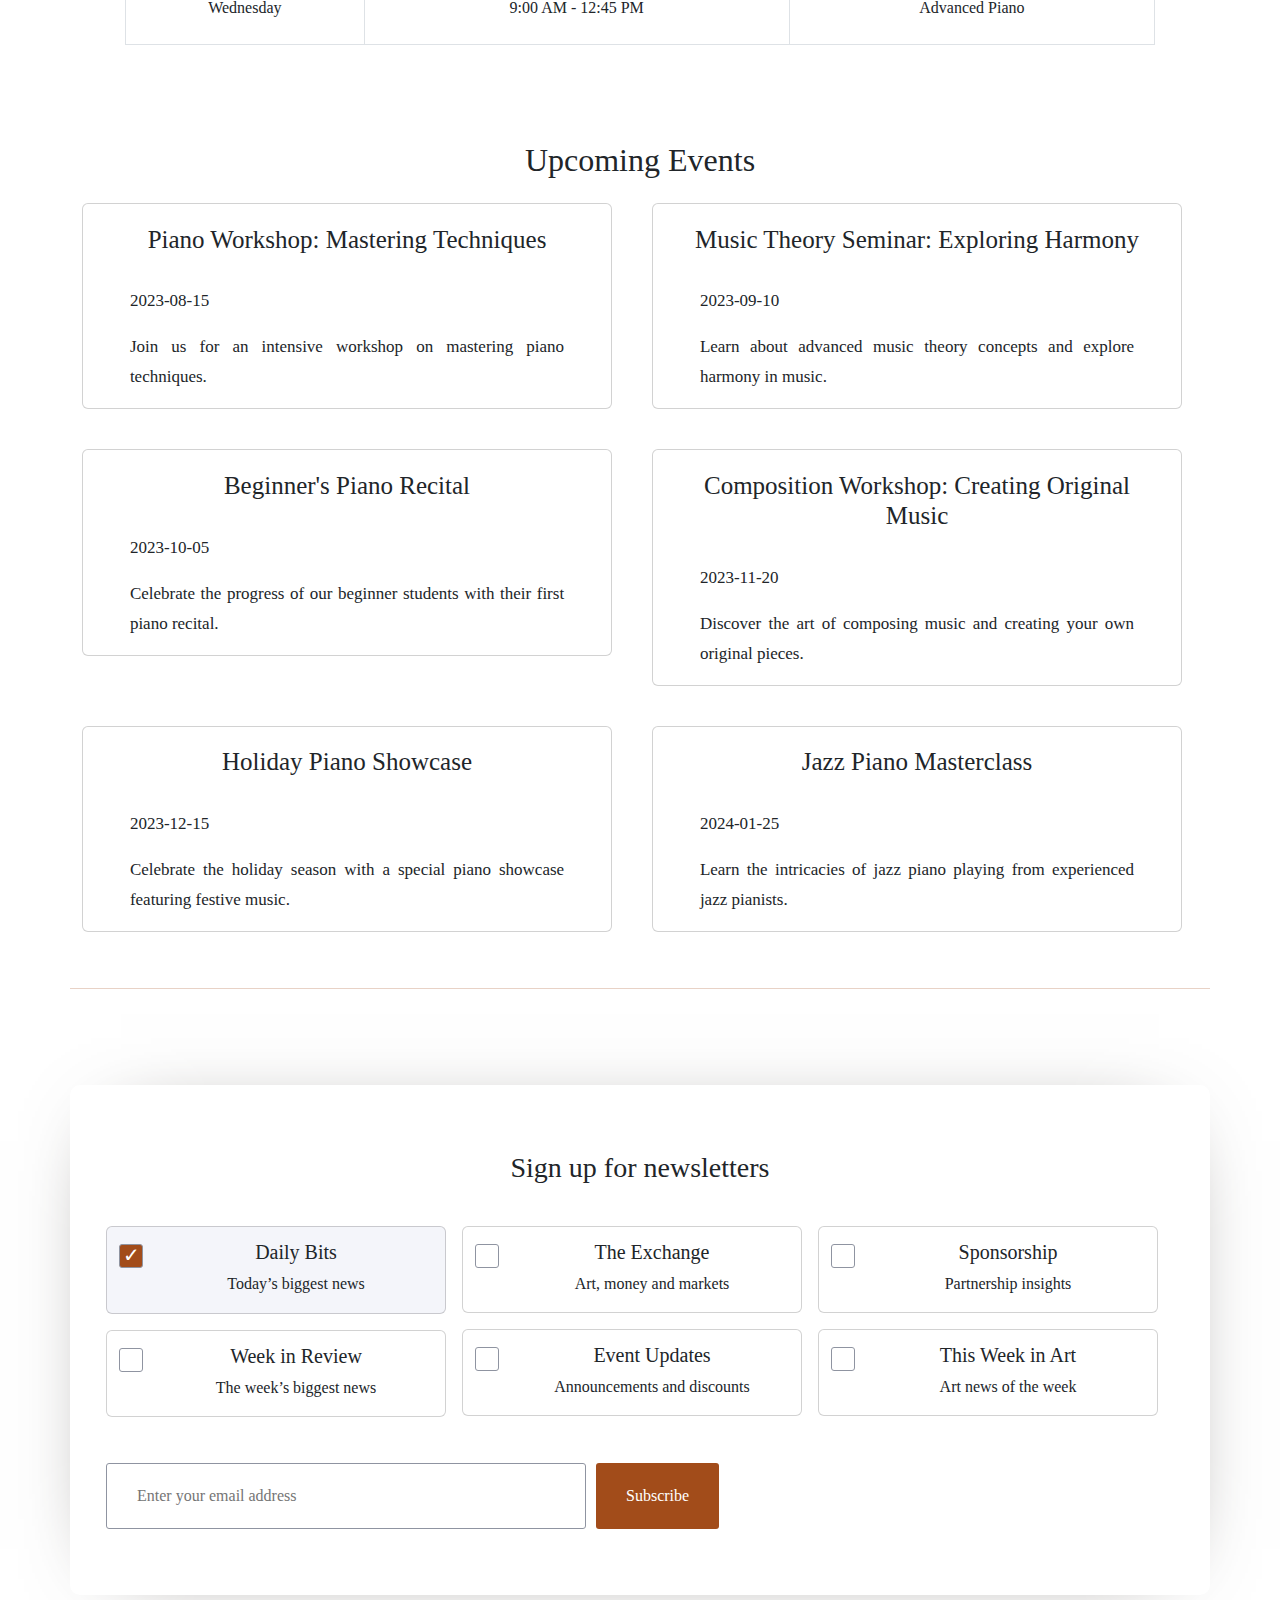
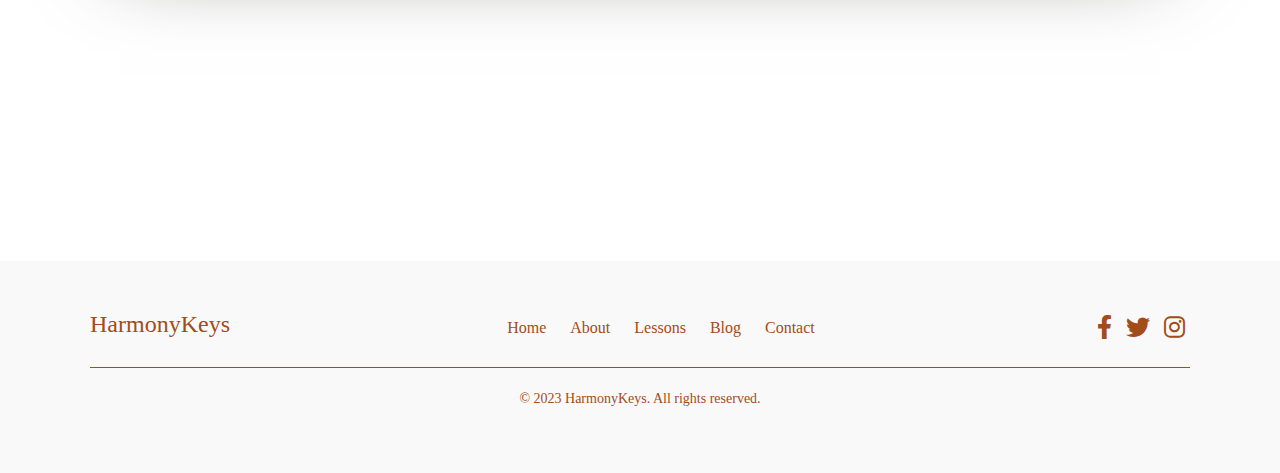
<file: lessons.html>
<!DOCTYPE html>
<html lang="en">
<head>
    <meta charset="UTF-8">
    <meta http-equiv="X-UA-Compatible" content="IE=edge">
    <meta name="viewport" content="width=device-width, initial-scale=1.0">
    <!-- bootstrap -->
    <link rel="stylesheet" href="assets/css/bootstrap.rtl.min.css">
    <!-- custom style -->
    <link rel="stylesheet" href="assets/css/style.css">
    <!-- custom style -->
    <link rel="stylesheet" href="assets/css/lessons.css">
    <!-- fontawesome -->
    <link rel="stylesheet" href="assets/css/all.min.css">

    <script src="assets/js/bootstrap.min.js"></script>
    <script src="assets/js/jquery-3.7.0.min.js"></script>
    <title>Harmony Keys | Lessons</title>
</head>
<body>
<header>
  <nav class="navbar" id="navbar">
    <div class="navbar-container nav-bar w-100">
      <h1 class="logo">HarmonyKeys</h1>
      <ul class="nav-links d-sm-flex d-none">
        <li><a href="index.html">Home</a></li>
        <li><a href="about.html">About</a></li>
        <li><a href="lessons.html">Lessons</a></li>
        <li><a href="FAQ.html">FAQ</a></li>
        <li><a href="contact.html">Contact</a></li>
      </ul>
      <i class="fas fa-bars small-menu d-block d-sm-none" id="s-menu"></i>
      <div class="small-menu-nav d-none" id="small-menu-nav">
        <i class="fa fa-close" style="font-size:24px" id="fa-close"></i>
        <ul class="s-nav-links">
          <li><a href="index.html">Home</a></li>
          <li><a href="about.html">About</a></li>
          <li><a href="lessons.html">Lessons</a></li>
          <li><a href="FAQ.html">FAQ</a></li>
          <li><a href="contact.html">Contact</a></li>
        </ul>
      </div>
    </div>
  </nav>

    <!-- HERO SECTION -->
      <section class="lessons-header">
        <div class="blankblur"></div>
        <div class="Lesson-content">
          <p>
            Explore our <br>Lessons
          </p>
          <!-- <div class="content-btn">
            <a href="#lesson-header" class="ctn-btn">
              <span class="arrow-icon">&#8594;</span>
            </a>
          </div> -->
        </div>
      </section>
</header>

<main>
    <!-- Lessons Plan Content -->
  <div class="lessons-container mt-5">
    <h1 class="text-center mb-4" id="lesson-header">Our Piano Lessons Plans</h1>
    
    <p class="text-center">Discover our comprehensive and personalized piano lessons.</p>

    <!-- Meet Our Instructors -->
    <section class="my-5">
      <h2 class="text-center mb-4">Meet Our Instructors</h2>
      <div class="row">
        <div class="col-md-6 mb-4">
          <div class="card">
            <img src="images/users/john.jpg" class="card-img-top" alt="Instructor 1">
            <div class="card-body">
              <h3 class="card-title">John Doe</h3>
              <p class="card-text">John Doe is an accomplished pianist with over 10 years of teaching experience.</p>
            </div>
          </div>
        </div>
        <div class="col-md-6 mb-4">
          <div class="card">
            <img src="images/users/jane.jpg" class="card-img-top" alt="Instructor 2">
            <div class="card-body">
              <h3 class="card-title">Jane Smith</h3>
              <p class="card-text">Jane Smith is a classically trained pianist who is passionate about sharing her love for music.</p>
            </div>
          </div>
        </div>
      </div>
    </section>

    <!-- Lesson Plans -->
    <section class="my-5">
      <h2 class="text-center mb-4">Lesson Plans</h2>
      <div class="row">
        <div class="col-md-6 mb-4">
          <div class="card">
            <div class="card-body">
              <h3 class="card-title">Beginner Piano Lessons</h3>
              <p class="card-text">Our beginner lessons are designed for those with little to no prior piano experience.</p>
              <ul class="list-group">
                <li class="list-group-item">Introduction to the piano keyboard</li>
                <li class="list-group-item">Basic music theory concepts</li>
                <li class="list-group-item">Playing simple melodies</li>
              </ul>
            </div>
          </div>
        </div>
        <div class="col-md-6 mb-4">
          <div class="card">
            <div class="card-body">
              <h3 class="card-title">Intermediate Piano Lessons</h3>
              <p class="card-text">For students with some foundational knowledge, our intermediate lessons focus on enhancing skills.</p>
              <ul class="list-group">
                <li class="list-group-item">Advanced music theory topics</li>
                <li class="list-group-item">Technique improvement</li>
                <li class="list-group-item">Exploring various musical genres</li>
              </ul>
            </div>
          </div>
        </div>
      </div>
    </section>
     <!-- Lesson Enrolling Section -->
  <section class="lesson-enrolling">
    <div class="container">
      <h2>Lesson Enrolling</h2>
      <div class="lesson-options">
        <div class="lesson-option">
          <h3>Beginner Piano</h3>
          <p>Introduction to the piano keyboard and basic music theory.</p>
          <p>Duration: 45 minutes</p>
          <p>Frequency: Once a week</p>
          <p>Monthly Fee: $100</p>
          <button class="enroll-button btn btn-clr text-white" data-subject="Beginner Piano">Enroll</button>
        </div>
        <div class="lesson-option">
          <h3>Intermediate Piano</h3>
          <p>Advanced music theory topics and technique improvement.</p>
          <p>Duration: 45 minutes</p>
          <p>Frequency: Once a week</p>
          <p>Monthly Fee: $120</p>
          <button class="enroll-button btn btn-clr text-white" data-subject="Intermediate Piano">Enroll</button>
        </div>
        <div class="lesson-option">
          <h3>Advanced  Piano</h3>
          <p>Advanced music theory topics and technique improvement.</p>
          <p>Duration: 45 minutes</p>
          <p>Frequency: Once a week</p>
          <p>Monthly Fee: $220</p>
          <button class="enroll-button btn btn-clr text-white" data-subject="Advanced  Piano">Enroll</button>
        </div>
        <!-- Add more lesson options here -->
      </div>
    </div>
  </section>
  <section class="schedule-section">
    <h2 class="text-center mb-4">Schedule and Availability</h2>
    <div class="container">
      <table class="table table-bordered">
        <thead>
          <tr>
            <th>Day</th>
            <th>Time</th>
            <th>Lesson</th>
          </tr>
        </thead>
        <tbody>
          <tr>
            <td>Monday</td>
            <td>10:00 AM - 10:45 AM</td>
            <td>Beginner Piano</td>
          </tr>
          <tr>
            <td>Tuesday</td>
            <td>2:00 PM - 2:45 PM</td>
            <td>Intermediate Piano</td>
          </tr>
          <tr>
            <td>Saturday</td>
            <td>2:00 PM - 2:45 PM</td>
            <td>Advanced  Piano</td>
          </tr>
          <tr>
            <td>Sunday</td>
            <td>12:00 PM - 2:45 PM</td>
            <td>Intermediate Piano</td>
          </tr>
          <tr>
            <td>Wednesday</td>
            <td>9:00 AM - 12:45 PM</td>
            <td>Advanced  Piano</td>
          </tr>
          <!-- Add more rows for other days and lessons -->
        </tbody>
      </table>
    </div>
  </section>
 <!-- Upcoming Events Section -->
 <section class="upcoming-events-section">
  <h2 class="text-center mb-4">Upcoming Events</h2>
  <div class="container">
    <div class="row" id="events-container">
      <!-- Events will be added here dynamically using JavaScript -->
    </div>
  </div>
</section>



   
<!-- newsletter -->
<hr>
<div class="container news flow">
  <h2 class="news__title">Sign up for newsletters</h2>
  <div class="news-grid">
     <div class="card__group">
        <div class="card active">
           <input class="custom" type="checkbox" id="check1" / checked>
           <label for="check1">
              <h5>Daily Bits</h5>
              <p>Today’s biggest news</p>
           </label>
        </div>
        <div class="card">
           <input class="custom" type="checkbox" id="check2" />
           <label for="check2">
              <h5>Week in Review</h5>
              <p>The week’s biggest news</p>
           </label>
        </div>
     </div>
     <div class="card__group">
        <div class="card">
           <input class="custom" type="checkbox" id="check3" />
           <label for="check3">
              <h5>The Exchange</h5>
              <p>Art, money and markets</p>
           </label>
        </div>
        <div class="card">
           <input class="custom" type="checkbox" id="check4" />
           <label for="check4">
              <h5>Event Updates</h5>
              <p>Announcements and discounts</p>
           </label>
        </div>
     </div>
     <div class="card__group">
        <div class="card">
           <input class="custom" type="checkbox" id="check5" />
           <label for="check5">
              <h5>Sponsorship</h5>
              <p>Partnership insights</p>
           </label>
        </div>
        <div class="card">
           <input class="custom" type="checkbox" id="check6" />
           <label for="check6">
              <h5>This Week in Art</h5>
              <p>Art news of the week</p>
           </label>
        </div>
     </div>
  </div>
  <div class="news__form">
     <input type="email" placeholder="Enter your email address" />
     <button class="news__btn">Subscribe</button>
  </div>
</div>
  </div>
 
</main>

<footer>
  <div class="container container-ed">
    <div class="footer-content">
      <div class="footer-logo">
        <h2>HarmonyKeys</h2>
      </div>
      <div class="footer-shortcuts">
        <ul>
          <li><a href="#home">Home</a></li>
          <li><a href="#about">About</a></li>
          <li><a href="#lessons">Lessons</a></li>
          <li><a href="#blog">Blog</a></li>
          <li><a href="#contact">Contact</a></li>
        </ul>
      </div>
      <div class="footer-social">
        <a href="#" class="social-icon"><i class="fab fa-facebook-f"></i></a>
        <a href="#" class="social-icon"><i class="fab fa-twitter"></i></a>
        <a href="#" class="social-icon"><i class="fab fa-instagram"></i></a>
      </div>
    </div>
    <div class="footer-line"></div>
    <p class="footer-credits">© 2023 HarmonyKeys. All rights reserved.</p>
  </div>
</footer>



    <script src="assets/js/jquery-3.7.0.min.js"></script>
    <script src="assets/js/app.js"></script>
</body>
</html>
</file>
<file: assets/css/style.css>
@font-face {
    font-family: 'IRANSans';
    src: url('../../fonts/FontsFree-Net-ir_sans.ttf');
  }
@import url('https://fonts.googleapis.com/css2?family=Playfair+Display&display=swap');


*{
    box-sizing: border-box;
    font-family: 'Playfair Display', serif;
}

::-webkit-scrollbar{
  width: 5px;

}
::-webkit-scrollbar-thumb{
  background-color: #a58f7373 ;
}

body {
    margin: 0;
    font-family: Arial, sans-serif;
}

header{
    background-color: black;
}

/* Style the navigation bar */

.nav-bar{
    padding: 1% 0% 0% 2% !important;
}
.navbar {
    position: fixed;
    top: 0;
    left: 0;
    width: 100%;
    background-color: transparent;
    transition: background-color 0.3s, backdrop-filter 0.3s;
    backdrop-filter: blur(0);
    z-index: 1000;
    padding: 0;
  }
  
  .navbar-container {
    display: flex;
    justify-content: space-between;
    align-items: center;
    padding: 10px 20px;
    width: 100%;
  }
  
  .logo {
    font-size: 24px;
    color: #fff;
    cursor: default;
  }
  
.nav-links {
    list-style: none;
    display: flex;
    align-items: center;
  }
/* .nav-links li a::after {
  content: "";
  width: 0%;
  height: 3px;
  background-color: white;
  position: absolute;
  left: 0;
  bottom: 0;
  transition: all 0.4s ease;
}
.nav-links li a:hover {
  width: 100%;
} */

 .nav-links > li:hover{
   border-bottom: 2px solid white;
   transition: all 0.4s ease;
  }
  
  .nav-links li {
    margin-right: 20px;
  }
  
  .nav-links li:last-child {
    margin-right: 0;
  }
  
  .nav-links a {
    color: #fff;
    text-decoration: none;
    font-size: 16px;
    transition: color 0.3s;
  }
  
  .navbar.scrolled {
    background-color: rgba(50, 50, 50, 0.8);
    backdrop-filter: blur(10px);
  }
  
  body.sticky-nav {
    padding-top: 80px;
  }

  /* HERO SECTION  */
 
.parallax-hero {
    position: relative;
    height: 100vh;
    width: 100%;
    display: flex;
    justify-content: center;
    align-items: center;
    /* overflow: hidden; */
}
.parallax-hero::before{
    content: "";
    position: absolute;
    bottom: 0;
    width: 100%;
    height: 100px;
    background: linear-gradient(to top,black,transparent);
    z-index: 200;

}
.parallax-hero img{
    position: absolute;
    height: 100vh;
    width: 88%;
    top: 0%;
    left: 5%;
    object-fit: cover;
}
.hero-title{
    position: absolute;
    white-space: nowrap;
    color: white;
    top: 100px;
    left: 146px;
    font-family: 'Playfair Display', serif;
    font-size: 50px;        
}
.cta-button {
  display: inline-block;
  background-color: #a58f7373;
  color: #fff;
  font-size: 1.2rem;
  padding: 15px 30px;
  text-decoration: none;
  border-radius: 5px;
  transition: background-color 0.3s ease;
  z-index: 300;
  margin: 34% 0% 0% 0%;
  backdrop-filter: blur(10px);
}

.cta-button:hover {
  background-color: #eac9ada1;
}


/* Style the About Section */
.about-section {
    position: relative;
    padding: 80px 0;
    color: #fff;
    width: 100%;
    background-image: url("../../images/man-playing-piano-top-view.jpg");
  }
  
  .background-gradient {
    position: absolute;
    top: 0;
    left: 0;
    width: 100%;
    height: 100%;
    background: linear-gradient(rgb(0 0 0), rgb(133 133 133 / 0%));
    backdrop-filter: blur(10px);
  }
  
  .about-introduction {
    max-width: 1200px;
    margin: 0 auto;
    padding: 0 20px;
    position: relative;
    z-index: 1;
  }
  
  .subsection{
    display: flex;
    justify-content: space-between;
    flex-wrap: wrap;
  }

  .section-title {
    font-size: 32px;
    text-align: center;
    margin-bottom: 40px;
    color: #fff;
  }
.subsection > .card{
  margin: 0% 1% 5% 0%;
}
.subsection > .card:hover{
  box-shadow: 8px 8px 34px 4px #787878;
  transition: 1s;
  transition-timing-function: cubic-bezier(0.39, 0.58, 0.57, 1);
}

.card-title{
  font-size: 25px;
  text-align: center;
  padding: 1% 0% 5% 0%; 
}

.card-text{
  text-align: justify;
  padding: 0% 4% 0% 4%;
  font-size: 17px;
  line-height: 30px;
}

.cta-container {
  position: absolute;
  top: 70%;
  left: 40%;
}

.cta-btn {
  display: inline-block;
  padding: 15px 30px;
  border: none;
  border-radius: 25px;
  font-size: 18px;
  font-weight: bold;
  text-decoration: none;
  color: #fff;
  background-color: rgba(255, 255, 255, 0.2); /* Glassmorphism background */
  backdrop-filter: blur(10px);
  transition: transform 0.2s;
  position: relative;
  overflow: hidden;
}

.arrow-icon {
  position: absolute;
  right: 8px;
  top: 50%;
  transform: translateY(-50%);
  transition: transform 0.2s;
}

.cta-btn:hover .arrow-icon {
  transform: translate(5px, -50%);
}

.cta-btn:hover {
  background-color: rgba(255, 255, 255, 0.3);
}

.gradient-overlay {
  position: absolute;
  bottom: 0;
  left: 0;
  right: 0;
  height: 35px; /* Adjust the height of the fading effect as needed */
  background: linear-gradient(to bottom, rgb(242 242 242 / 0%), #ffffff)
}
/* SERVICES SECTION STYLING */

.ServicesSection {
  padding-top: 4%;
  display: flex;
  flex-wrap: wrap;
  justify-content: center;
  flex-direction: column;
  align-content: center;
}


.feature-block {
  width: 300px;
  padding: 20px;
  margin: 20px;
  border: 1px solid #ccc;
  border-radius: 10px;
  box-shadow: 0 2px 4px rgba(0, 0, 0, 0.1);
  margin-right: 0;
}

.feature-block h2 {
  font-size: 24px;
  font-weight: bold;
  margin-bottom: 10px;
}

.feature-block p {
  font-size: 16px;
}
.service-title {
  font-size: 32px;
  text-align: center;
  margin-bottom: 40px;
  color: black;
}

.ServicesSection > div{
  display: flex;
}



/* testimonials */



.offset-lg-2{
  margin: 0% 15% 0% 17%;
}

.user-div{
  width: 80%;
  border-radius: 200px;
}
.user-img{
  width: 80%;
  border-radius: 200px;
}

.testimonial-item{
  display: flex;
}

.testimonial-author{
  font-weight: bold;
  font-size: 25px;
}

.testimonial-designation{
  font-weight: bold;
  font-size: 20px;
}

/* Create the parallax container */
.parallax-container {
  background-image: url('../../images/users/playingPiano.jpg');
  background-size: cover;
  background-position: center;
  background-attachment: fixed;
  min-height: 60vh;
  overflow: hidden;
}

/* Style the parallax content */
.parallax-content {
  text-align: center;
  padding:15% 3% 10% 34%;
  color: #fff;
}
.parallax-content > p{
  width: 50%;
  height: 4rem;
  padding-top: 1.6%;
  background-color: #ffffff42;
  color: #4b2f2fa6;
  backdrop-filter: blur(15px);
  font-size: 25px;
  font-weight: bold;
  letter-spacing: 5px;
}

/* contact us  */
.contact-info{
  display: flex;
    flex-direction: column;
    align-content: center;
    flex-wrap: wrap;
    padding-top: 5%;
}

.in-touch{
  display: flex;
    justify-content: center;
    flex-wrap: wrap;
    align-content: center;
}
.touch-style{
  display: flex;
    flex-wrap: wrap;
    flex-direction: column;
}
.form-contact{
  display: flex;
  flex-direction: column;
  justify-content: center;
  align-items: center;
  margin-top: 5%;
}

.contact-color{
  color: #A24C1A;
}

.forms , .forms > input{
  width: 100%;
  margin-top: 3%;
}

.touch-style{
  width: 25%;
  padding-bottom: 4%;
}
.touch-style2{
  width: 15%;
}

.phone-f , .address-f{
  border-right: 2px solid #A24C1A;
}
.phone-f , .address-f , .email-f{
  text-align: center;
}

.phone-f > div > img ,
.address-f > div > img ,
.email-f > div > img {
  margin: 0% 35%;
}

.in-touch > div{
  width: 33%;
  position: relative;
}

.form-contact > h5{
  text-align: center;
}

textarea{
  margin-top: 3%;
}

.submit-btn{
  margin-top: 4%;
    width: 40%;
    height: 3rem;
    font-size: 18px;
    letter-spacing: 3px;
    background-color: #A24C1A;
    border: none;
    font-weight: bold;
    margin-left: 30%;
    color: white;
}

/* Footer styles */
footer {
  background-color: #f9f9f9;
  margin-top: 20%;
  padding: 3% 0%;
}

.container {
  width: 100%;
  margin: 0 auto;
  text-align: center;
}

.footer-content {
  display: flex;
  justify-content: space-between;
  align-items: center;
  flex-wrap: wrap;
}

.footer-logo h2 {
  color: #A24C1A;
  font-size: 24px;
}

.footer-shortcuts ul {
  list-style: none;
  padding: 0;
  margin: 0;
}

.footer-shortcuts li {
  display: inline-block;
  margin-right: 20px;
}

.footer-shortcuts li:last-child {
  margin-right: 0;
}

.footer-shortcuts a {
  color: #A24C1A;
  text-decoration: none;
  font-size: 16px;
}

.footer-social .social-icon {
  color: #A24C1A;
  font-size: 24px;
  margin: 0 5px;
}

.footer-line {
  border-top: 1px solid #A24C1A;
  margin: 20px 0;
}

.footer-credits {
  color: #A24C1A;
  font-size: 14px;
}

.container-ed{
  display: flex;
  justify-content: space-between;
  padding: 10px 20px;
  flex-direction: column;
  align-items: normal;
}

/* small menu styling */
.small-menu-nav{
  position: absolute;
  top: 0;
  right: 0;
  background-color: white;
  width: 100%;
  height: 25rem;
}
.s-nav-links {
  list-style: none;
  display: flex;
  flex-direction: column;
  color: black;
  position: absolute;
  top: 0;
  right: 0;
  direction: rtl;
  line-height: 4rem;
  font-size: 20px;
  width: 100%;
  padding: 0rem 4rem 0rem 4rem;
  text-align: center;
  font-weight: bold;
}
.s-nav-links > li {
  width: 100%;
  border-bottom: 1px solid black;
}
.s-nav-links > li > a {
  text-decoration: none;
  color: black;
}
.fa-close{
  z-index: 300;
  position: absolute;
  top: 0.5rem;
  right: 1rem;
}
@media screen and (max-width:1017px) {
  .navbar.scrolled {
    background-color: rgba(50, 50, 50, 0.8);
    backdrop-filter: blur(10px);
    width: 62rem;
  }
}
@media screen and (max-width:768px) {
  .nav-links {
    list-style: none;
    display: flex;
    align-items: center;
    /* margin-left: 27%; */
}
}
@media screen and (max-width:943px) {
  .offset-lg-2{
    margin: 0%;
  }
  .feature-block {
    width: 300px;
    padding: 20px;
    margin: 7px;
    border: 1px solid #ccc;
    border-radius: 10px;
    box-shadow: 0 2px 4px rgba(0, 0, 0, 0.1);
}
}
@media screen and (max-width:910px) {
  .cta-container {
    position: absolute;
    top: 97%;
    left: 34%;
  }
  .subsection {
    display: flex;
    justify-content: space-around;
    flex-wrap: wrap;
}
.ServicesSection > div {
  display: flex;
  flex-wrap: wrap;
  justify-content: space-evenly;
}
}
@media screen and (max-width:785px) {
  .hero-title {
    position: absolute;
    white-space: nowrap;
    color: white;
    top: 12%;
    left: 10%;
    font-family: 'Playfair Display', serif;
    font-size: 40px;
  }
  .navbar.scrolled {
    background-color: rgba(50, 50, 50, 0.8);
    backdrop-filter: blur(10px);
    width: 100%;
  }
}
@media screen and (max-width:769px) {
  .hero-title {
    position: absolute;
    white-space: nowrap;
    color: white;
    top: 16%;
    left: 25%;
    font-family: 'Playfair Display', serif;
    font-size: 31px;
  }
  .container{
    max-width: 100%;
  }
}
@media screen and (max-width:704px) {
  .nav-links {
    list-style: none;
    display: flex;
    align-items: center;
    /* margin-left: 27%; */
}
}
@media screen and (max-width:581px) {
  .cta-container {
    position: absolute;
    top: 100%;
    left: 25%;
  }
  .hero-title{
    top: 15%;
    left: 19%;
  }
  .phone-f, .address-f{
    border-right: none;
  }
  .in-touch{
    display: flex;
    align-items: center;
    flex-direction: column;
  }

  .in-touch > div {
    position: relative;
    padding-bottom: 20%;
    width: 50%;
  }
  .contact-info {
    display: flex;
    flex-direction: column;
    padding-top: 5%;
  }
  .submit-btn {
    margin-top: 4%;
    width: 54%;
    height: 3rem;
    font-size: 18px;
    letter-spacing: 3px;
    background-color: #A24C1A;
    border: none;
    font-weight: bold;
    margin-left: 25%;
}
.nav-links {
  list-style: none;
  display: flex;
  align-items: center;
  margin-left: 0;
}

}

@media screen and (max-width:576px) {
  .small-menu{
    color: white;
    margin-right: 3%;
    padding-bottom: 1%;
  }
  .cta-button{
    margin: 55% 0% 0% 0%;
  }
}
@media screen and (max-width:531px) {

  .hero-title {
    top: 14%;
    left: 6%;
  }
  .cta-button {
    display: inline-block;
    background-color: #a58f7373;
    color: #fff;
    font-size: 0.95rem;
    padding: 15px 30px;
    text-decoration: none;
    border-radius: 5px;
    transition: background-color 0.3s ease;
    z-index: 300;
    margin: 34% 0% 0% 0%;
    backdrop-filter: blur(10px);
    width: 50%;
  }
  .logo{
    margin-left: 4%;
  }

  .contact-info {
    display: flex;
    flex-direction: column;
    flex-wrap: wrap;
    padding-top: 5%;
  }
  .forms, .forms > input {
    width: 100%;
    margin-top: 3%;
  } 
  .in-touch > div {
    position: relative;
    padding-bottom: 8%;
    width: 55%;
  } 
  .submit-btn {
    margin-top: 4%;
    width: 50%;
    height: 3rem;
    font-size: 18px;
    letter-spacing: 3px;
    background-color: #A24C1A;
    border: none;
    font-weight: bold;
    margin-left: 27%;
  }
  .parallax-content > p{
    width: 75%;
  }
  .parallax-content {
    text-align: center;
    padding: 15% 3% 10% 22%;
    color: #fff;
  }
  .cta-container {
    position: absolute;
    top: 99%;
    left: 23%;
  }

}
@media screen and (max-width:416px){
  .hero-title {
    font-size: 25px;
  }
  .cta-container {
    position: absolute;
    top: 99%;
    left: 17%;
 }
}
@media screen and (max-width:349px){
  .cta-btn{
    font-size: 16px;
  }
  .cta-container {
    position: absolute;
    top: 100%;
    left: 15%;
 }
}
@media screen and (max-width:321px){
  .hero-title {
    font-size: 22px;
  }
  .cta-btn {
    width: 100%;
    height: 3rem;
    display: inline-block;
    padding: 15px 30px;
    border: none;
    border-radius: 25px;
    font-size: 13px;
    font-weight: bold;
    text-decoration: none;
    color: #fff;
    background-color: rgba(255, 255, 255, 0.2);
    backdrop-filter: blur(10px);
    transition: transform 0.2s;
    position: relative;
    overflow: hidden;
 }
 .cta-container {
  position: absolute;
  top: 100%;
  left: 4%;
  margin: 0% 6% 0% 6%;
 }

}
</file>
<file: assets/css/about.css>
main{
    margin-top: 4%;
}
.about-us-image{
    width: 39rem;
    height: 100%;
}
.img-div{
    height: 100vh;
}
.navbar {
    position: fixed;
    top: 0;
    left: 0;
    width: 100%;
    transition: background-color 0.3s, backdrop-filter 0.3s;
    z-index: 1000;
    padding: 0;
    background-color: rgba(50, 50, 50, 0.8);
    backdrop-filter: blur(10px);
}
footer {
    background-color: #f9f9f9;
    margin-top: 0%;
    padding: 3% 0%;
  }
</file>
<file: assets/css/contact.css>
.navbar {
  position: fixed;
  top: 0;
  left: 0;
  width: 100%;
  background-color: rgba(95, 66, 42, 0.724);
  transition: background-color 0.3s, backdrop-filter 0.3s;
  backdrop-filter: blur(0);
  z-index: 1000;
  padding: 0;
}

.navbar-container {
  display: flex;
  justify-content: space-between;
  align-items: center;
  padding: 10px 20px;
  width: 100%;
}
main{
  margin-top: 4.4%;
}
hr {
  -webkit-box-sizing: content-box;
  box-sizing: content-box;
  height: 0;
  overflow: visible; }

.contact-wrap h3 {
  color: #000;
}
h1, h2, h3, h4, h5, .h1, .h2, .h3, .h4, .h5 {
  line-height: 1.5;
  font-weight: 400;
  color: #000;
}
h3, .h3 {
  font-size: 1.75rem;
}
#form-message-warning {
  color: red;
}
#form-message-warning, #form-message-success {
  display: none;
}
#form-message-success {
  color: #28a745;
  font-size: 18px;
  font-weight: 500;
}
#form-message-warning, #form-message-success {
  display: none;
}

.contact-img {
  vertical-align: middle;
  border-style: none; 
background-image: url("../../images/contact.jpg");
background-repeat: no-repeat;
background-size: cover;
}
.btn-primary{
  background-color: #A24C1A;
  border-color: #A24C1A;
  margin-top: 2%;
}
.btn-primary:hover{
  background-color: #6d3819;
  border-color: #6d3819;
}
.dbox p span {
  font-weight: 400;
  color: rgba(0, 0, 0, 0.2);
  display: block;
  text-transform: uppercase;
  font-size: 13px;
  font-weight: 600;
}
.dbox p {
  margin-bottom: 0;
}
#contactForm .form-control {
  font-size: 16px;
}
.contactForm .form-control {
  border: none;
  border-bottom: 1px solid rgba(0, 0, 0, 0.1);
  padding: 0;
}
#contactForm > .row{
  margin-top: 5rem;
}
.row > div{
  height: 4rem;
}
a{
  text-decoration: none;
  color: black;
}
.submitting-btn{
  margin-top: 5rem;
}
footer {
  background-color: #f9f9f9;
  margin-top: 0%;
  padding: 3% 0%;
}
</file>
<file: assets/css/lessons.css>
:root {
  --clr-neutral-300: hsl(232, 41%, 97%);
  --clr-neutral-400: hsl(98, 0%, 50%);
  --clr-neutral-900: #020203;

  --clr-accent: #A24C1A;

  /* font weight */
  --fw-400: 400;
  --fw-600: 600;
  --fw-700: 700;

  /* Type */
  --ff-primary: "Mulish", sans-serif;
}
.lessons-container {
    display: flex;
    justify-content: space-between;
    align-items: center;
    padding: 10px 20px;
    width: 100%;
    flex-direction: column;
    flex-wrap: wrap;
}
.lessons-header{
    background-image: url('../../images/lessonsImg/darkPiano.jpg');
    background-size: cover;
    background-position: center;
    background-attachment: fixed;
    min-height: 35rem;
    overflow: hidden;
    position: relative;
}
.blankblur{
    background-color: #00000069;
    width: 100%;
    height: 100%;
    backdrop-filter: blur(10px);
    position: absolute;
}
.Lesson-content{
    color: #FFF;
    font-size: 8rem;
    font-style: normal;
    font-weight: 400;
    line-height: normal;
    z-index: 5;
    position: absolute;
    top: 5rem;
    left: 5rem;
}

.content-btn {
    position: absolute;
    top: 3rem;
    left: 50rem;
    width: 40%;
  }
  
  .ctn-btn {
    display: inline-block;
    padding: 15px 30px;
    border: none;
    border-radius: 25px;
    font-size: 18px;
    font-weight: bold;
    text-decoration: none;
    color: #fff;
    background-color: rgba(255, 255, 255, 0.2); /* Glassmorphism background */
    backdrop-filter: blur(10px);
    transition: transform 0.2s;
    position: relative;
    overflow: hidden;
    width: 100%;
    height: 7vh;
  }
  
  .arrow-icon {
    position: absolute;
    left: 2rem;
    top: 1.2rem;
    transform: translate(0%, -50%);
    transition: transform 0.2s;
    font-size: 55px;
  }
  
  .ctn-btn:hover .arrow-icon {
    transform: translate(50%, -50%);
  }
  
  .ctn-btn:hover {
    background-color: rgba(255, 255, 255, 0.3);
  }

  /* Lesson Enrolling Section */
.lesson-enrolling {
  padding: 5rem 20px;
  background-color: #ffffff;
  width: 90%;
  border-radius: 17px;
  box-shadow: 0px 5px 85px -52px #534e4a;
  margin-top: 6rem;
}

.lesson-options {
  display: flex;
  justify-content: space-around;
  flex-wrap: wrap;
  margin-top: 30px;
}

.lesson-option {
  flex: 0 0 calc(33.33% - 20px);
  background-color: #fff;
  padding: 20px;
  margin-bottom: 20px;
  border: 1px solid #ccc;
  box-shadow: 0 2px 5px rgba(0, 0, 0, 0.1);
}
.btn-clr{
  background-color: var(--clr-accent);
}
.btn-clr:hover{
  background-color: #592f17;
  transition: 0.4s;
}
/* Schedule Table */
.table{
  width: 100%;
    height: 25rem;
}
.table th, .table td {
  vertical-align: middle;
}

/* Highlighted Row */
.highlighted {
  background-color: #f7f7f7;
}

.schedule-section{
  margin-top: 10rem;
  width: 85%;
}

/* upcoming events */
.upcoming-events-section{
  margin-top: 5rem;
}
/* newsletter */

.flow > * + * {
  margin-top: var(--flow-spacer, var(--spacer));
}

.news {
  background-color: #fff;
  padding: 2.125em 1.25em;
  border-radius: 10px;
  box-shadow: 0px 5px 85px -51px #534e4a;
}
.news__title {
  font-size: 1.75rem;
  margin-bottom: 1.5em;
}

.news-grid {
  display: grid;
}

.custom {
  opacity: 0;
  position: relative;
}

.custom + label {
  display: grid;
  grid-template-columns: 24px auto;
  grid-template-rows: auto auto;
  align-items: center;
  column-gap: 1em;
  position: relative;
  cursor: pointer;
}

.custom[type="checkbox"] + label::before {
  content: "";
  width: 24px;
  height: 24px;
  border-radius: 3px;
  border: 1px solid #8f94a1;
  background: transparent;
}

.custom[type="checkbox"] + label::after {
  content: "\2713";
  color: white;
  font-size: 1.25rem;
  position: absolute;
  top: 0px;
  left: 4px;
  transform: scale(0);
  transition: all 300ms ease-in-out;
}

.custom[type="checkbox"]:checked + label::before {
  background-color: var(--clr-accent);
}

.custom[type="checkbox"]:checked + label::after {
  transform: scale(1);
}

h5 {
  font-size: 1.25rem;
  white-space: nowrap;
}

p {
  grid-column: 2/ -2;
}
.card {
  padding: 0 12px;
  margin-bottom: 1rem;
  margin-right: 1rem;
}
.card.active {
  background-color: var(--clr-neutral-300);
  height: 88px;
  width: auto;
}

/* form */
.news__form {
  display: flex;
  flex-direction: column;
  gap: 20px;
  margin-top: 30px;
}

input[type="email"] {
  border: 0;
  outline: 0;
  padding: 20px 30px;
  border-radius: 3px;
  border: 1px solid #8f94a1;
}

.news__btn {
  border: none;
  outline: none;
  background: transparent;
  background-color: var(--clr-accent);
  padding: 20px 30px;
  color: white;
  border-radius: 3px;
  cursor: pointer;
}



hr{
  width: 92%;
  color: #A24C1A;
}
@media (min-width: 550px) {
  .news-grid {
     grid-auto-flow: column;
     grid-template-columns: repeat(3, 1fr);
  }
  .news {
    padding: 4.125em 2.25em;
    margin-top: 5rem;
  }
  .news__form {
     flex-direction: row;
     gap: 10px;
  }
  input[type="email"] {
     flex: 0 0 480px;
  }
}
@media screen and (max-width:426px){
  .Lesson-content > p{
    font-size: 60px;
    padding-top: 8rem;
  }
}
@media screen and (max-width:376px){
  .Lesson-content > p {
    font-size: 60px;
    padding-top: 8rem;
    padding-right: 1rem;
 }
}
</file>
